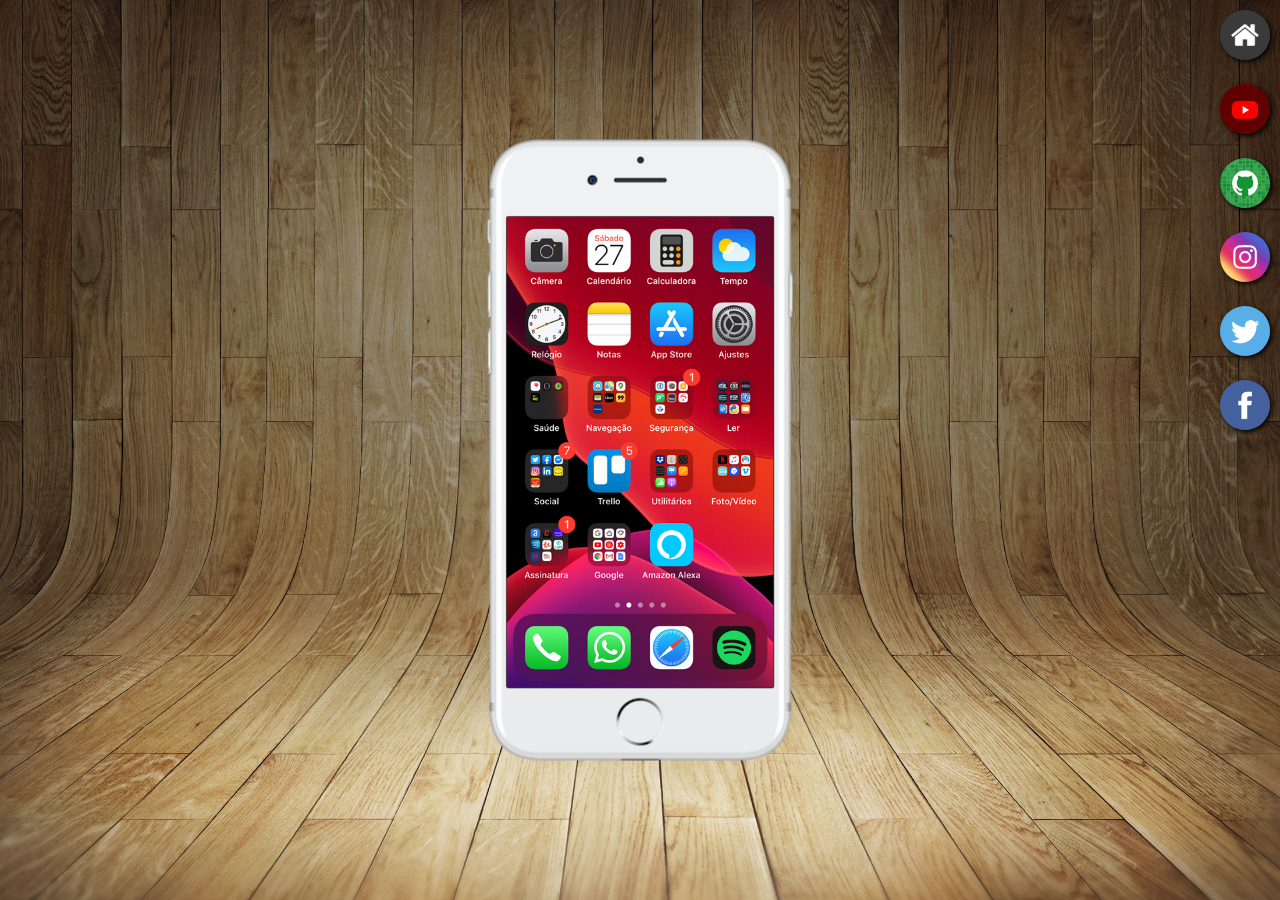
<file: index.html>
<!DOCTYPE html>
<html lang="pt-br">
<head>
    <meta charset="UTF-8">
    <meta name="viewport" content="width=device-width, initial-scale=1.0">
    <link rel="shortcut icon" href="favicon.ico" type="image/x-icon">
    <link rel="stylesheet" href="estilos/style.css">
    <title>Projeto Redes Sociais</title>
</head>
<body>
    <main>
        <section id="telefone">
            <iframe src="home.html" name="tela" id="tela" frameborder="0">
                Seu navegador não é compatível com isso.
            </iframe>
        </section>
        <section id="redes-sociais">
            <a href="home.html" target="tela"><img src="imagens/logo-home.jpg" alt="Home"></a><br>

            <a href="youtube.html" target="tela"><img src="imagens/logo-youtube.jpg" alt="YouTube"></a><br>

            <a href="github.html" target="tela"><img src="imagens/logo-github.jpg" alt="GitHub"></a><br>

            <a href="instagram.html" target="tela"><img src="imagens/logo-instagram.jpg" alt="Instagram"></a><br>

            <a href="twitter.html" target="tela"><img src="imagens/logo-twitter.jpg" alt="Twitter"></a><br>
             
            <a href="facebook.html" target="tela"><img src="imagens/logo-facebook.jpg" alt="Facebook"></a>
        </section>
    </main>
</body>
</html>
</file>
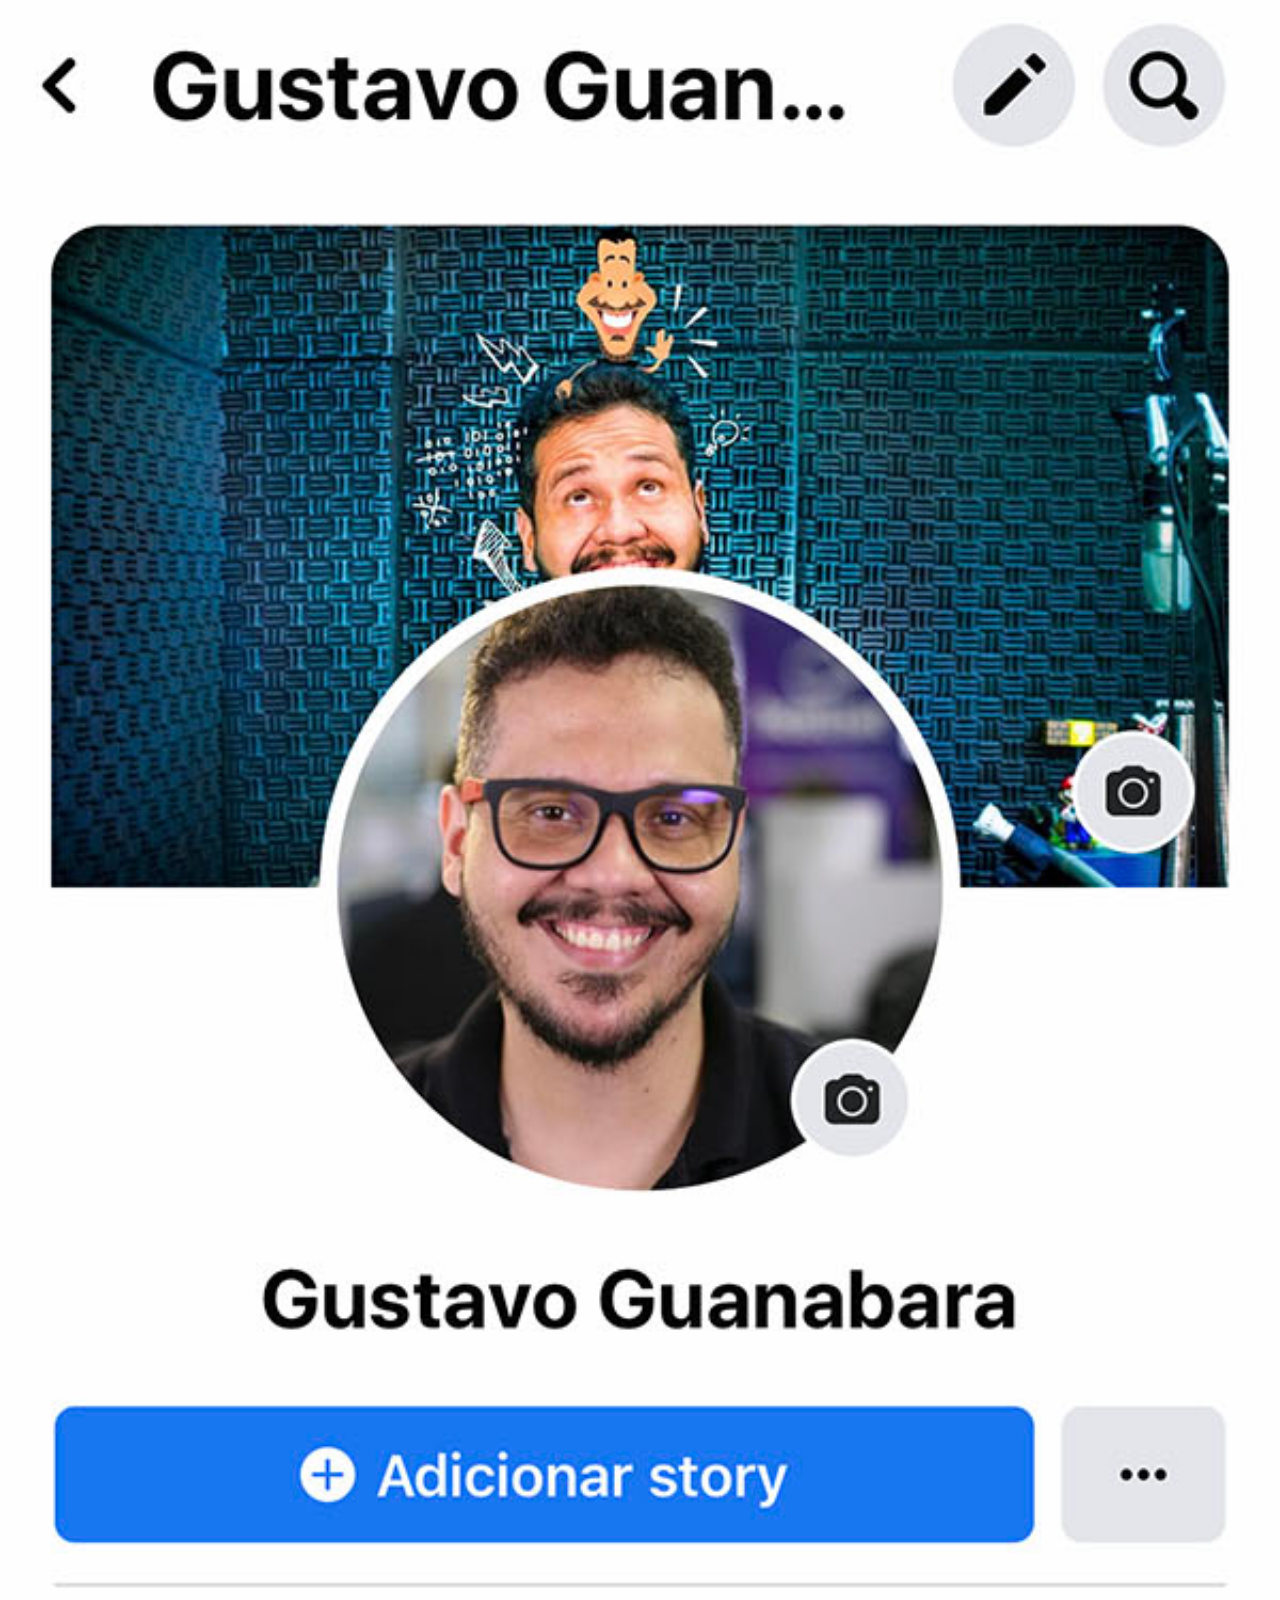
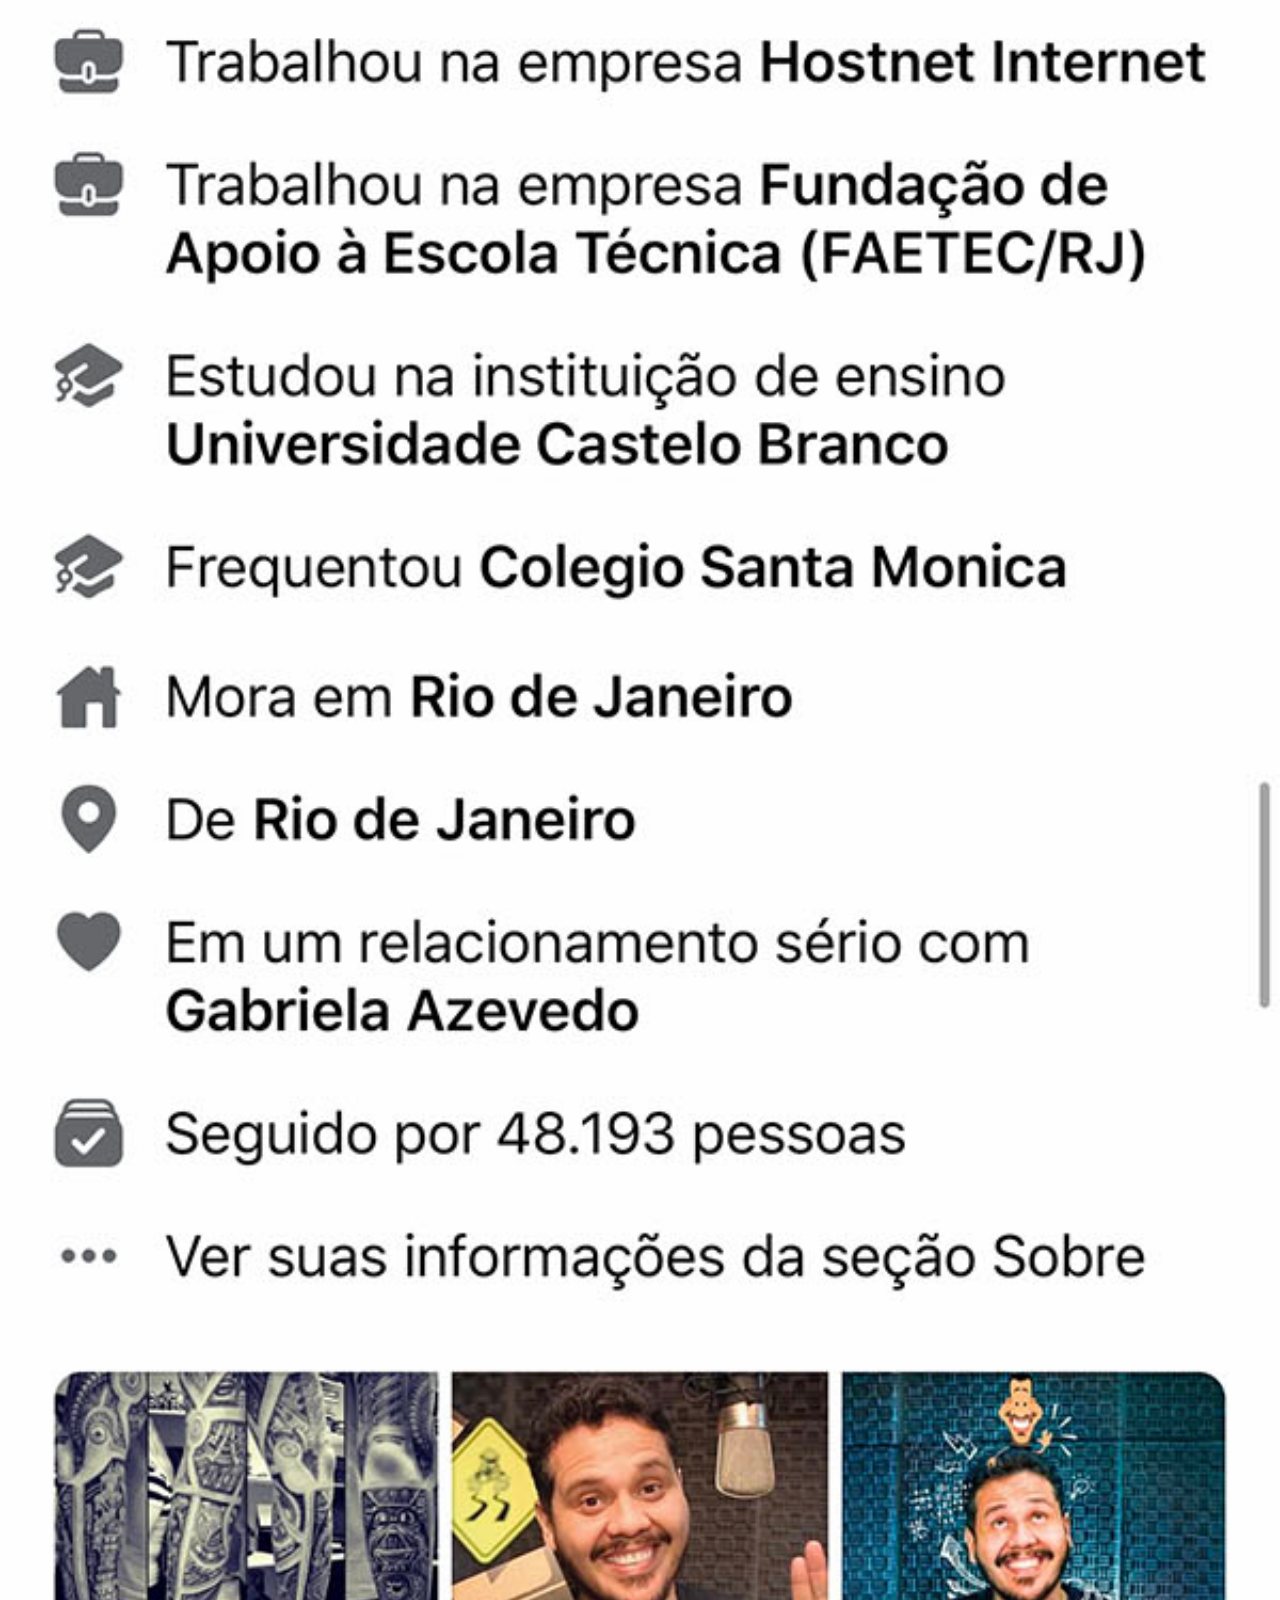
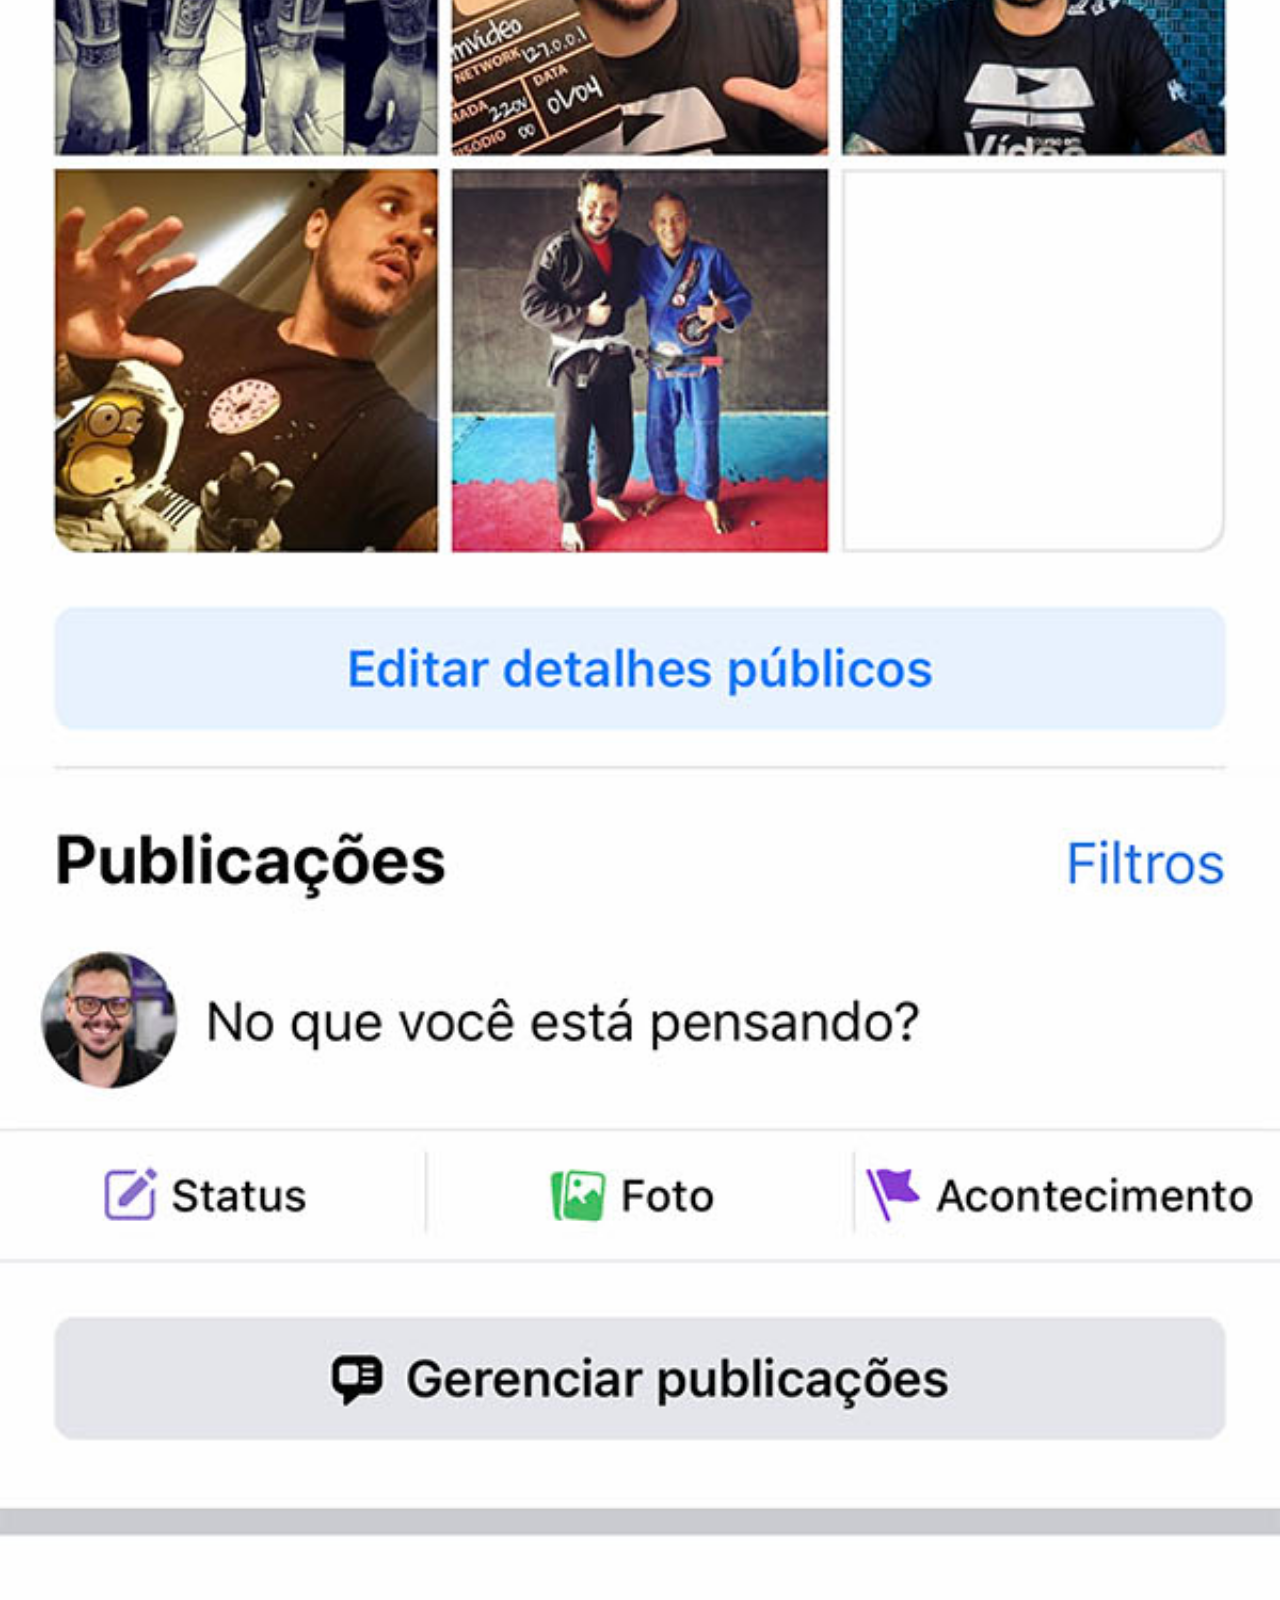
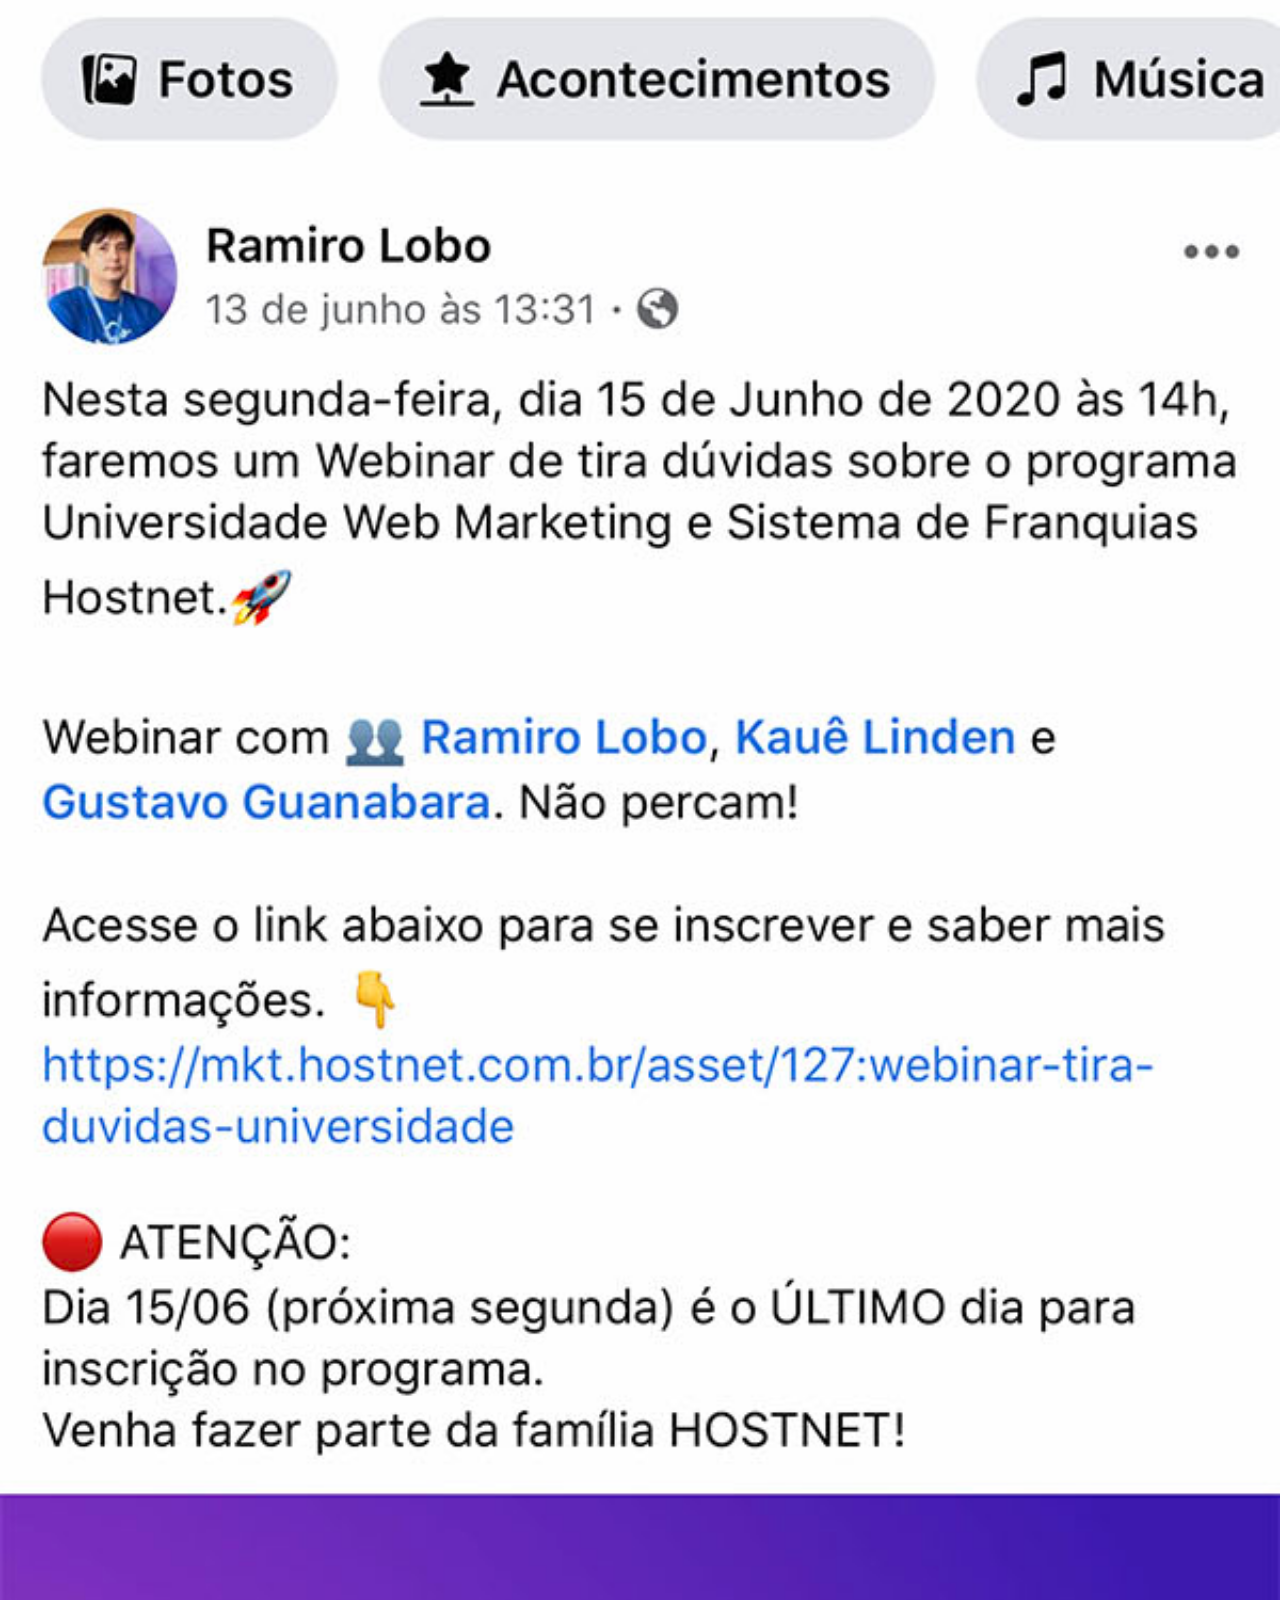
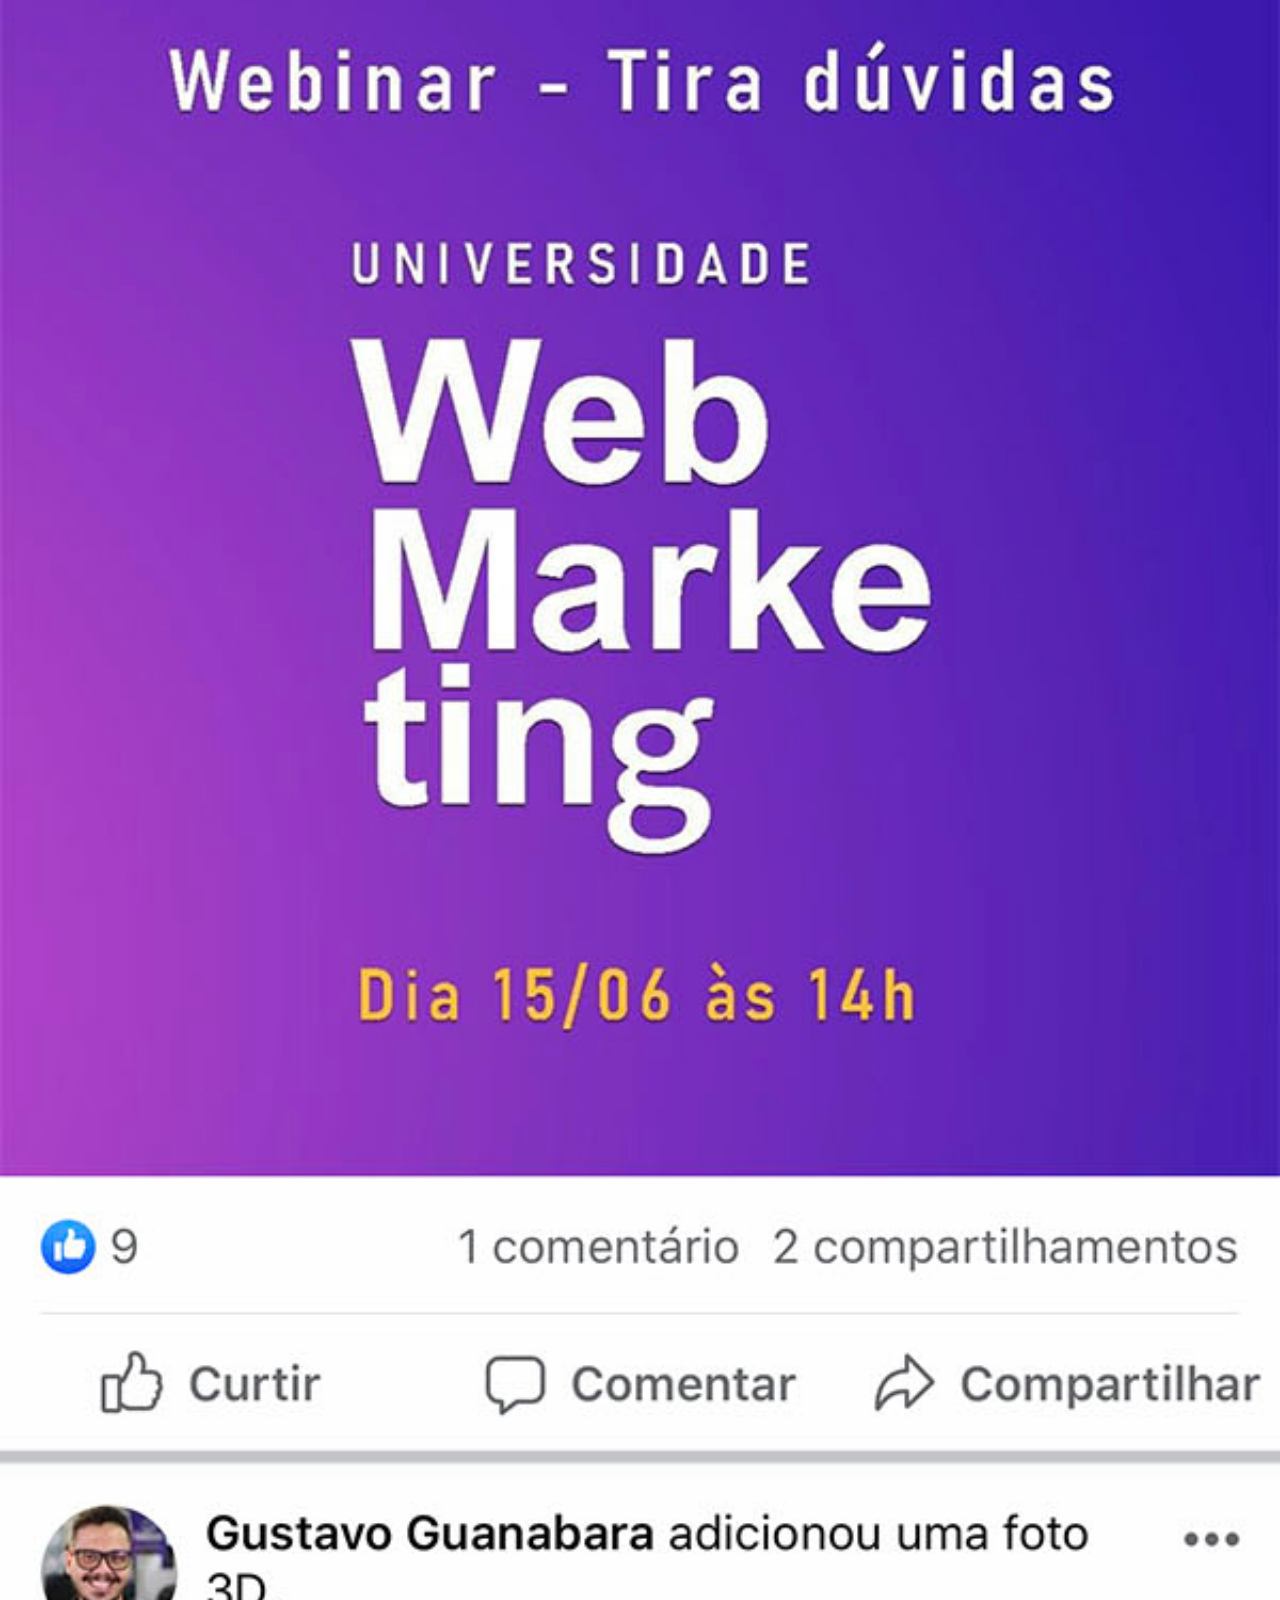
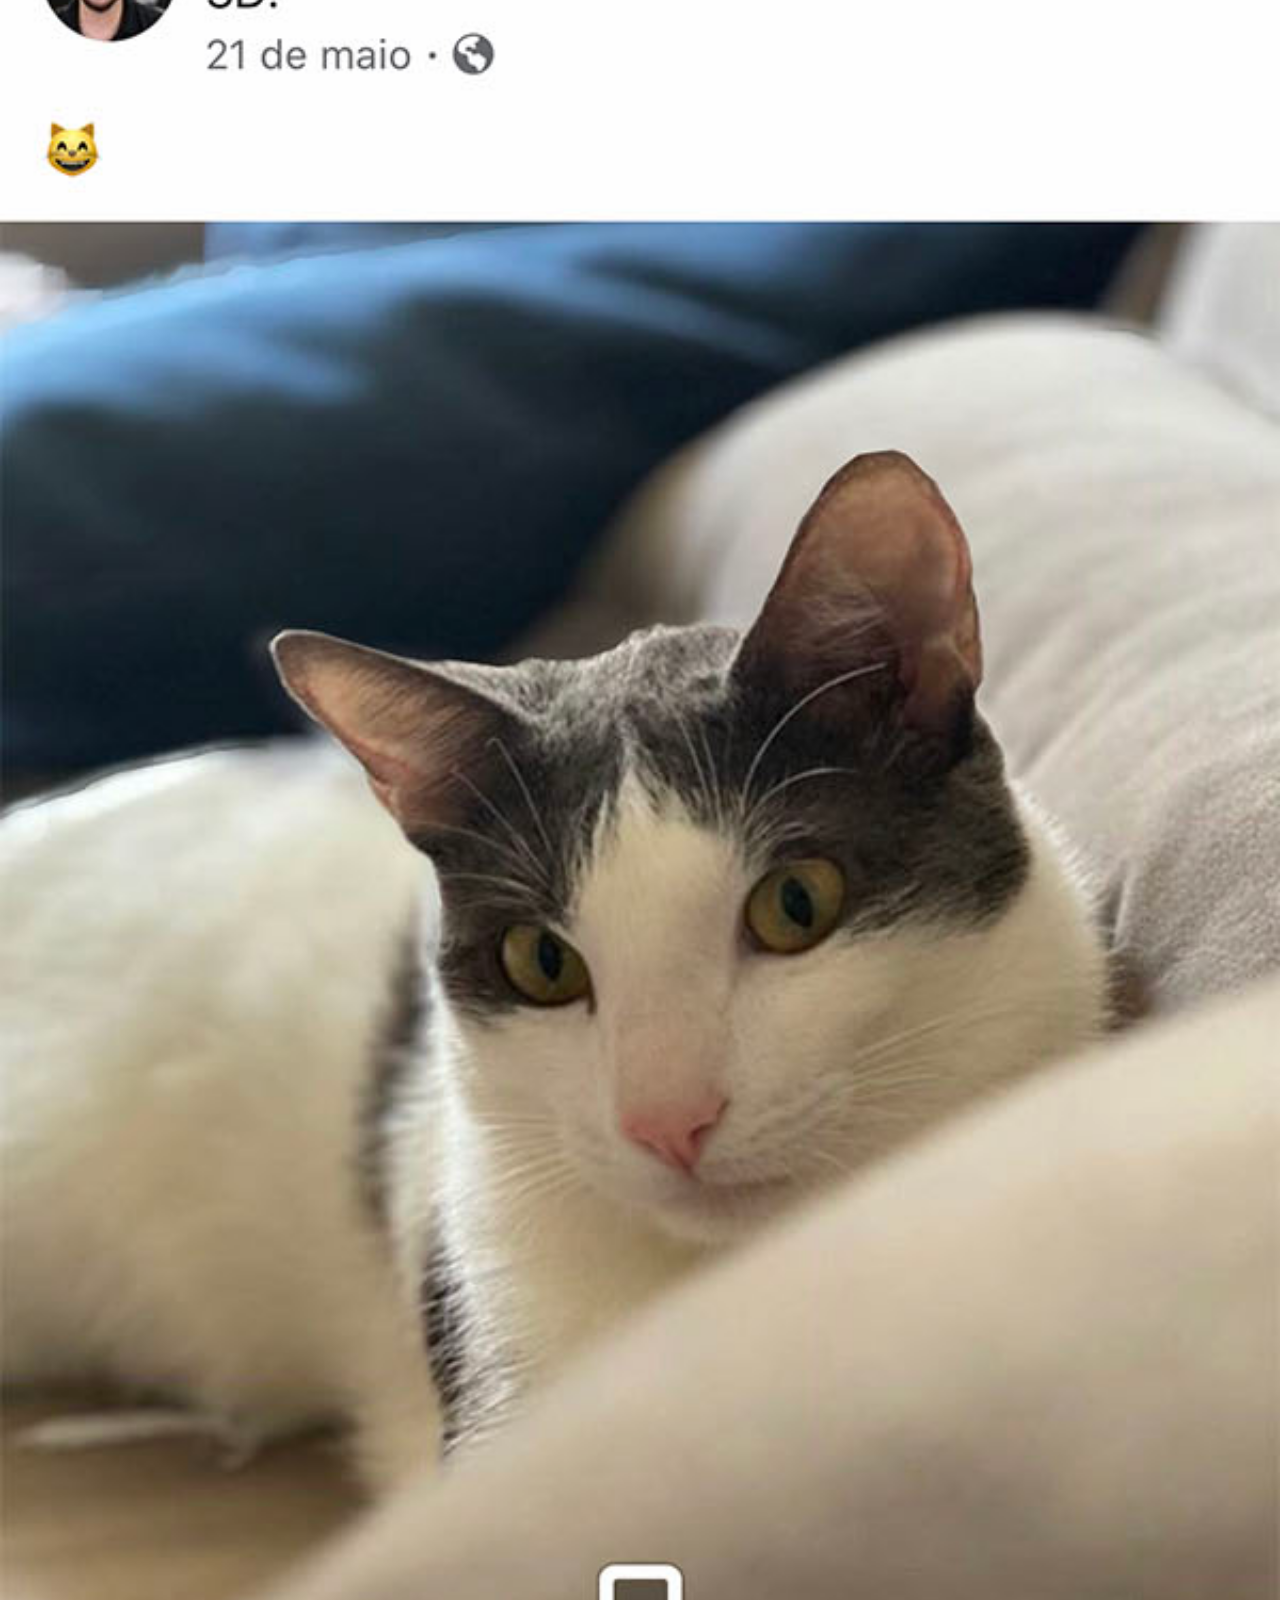
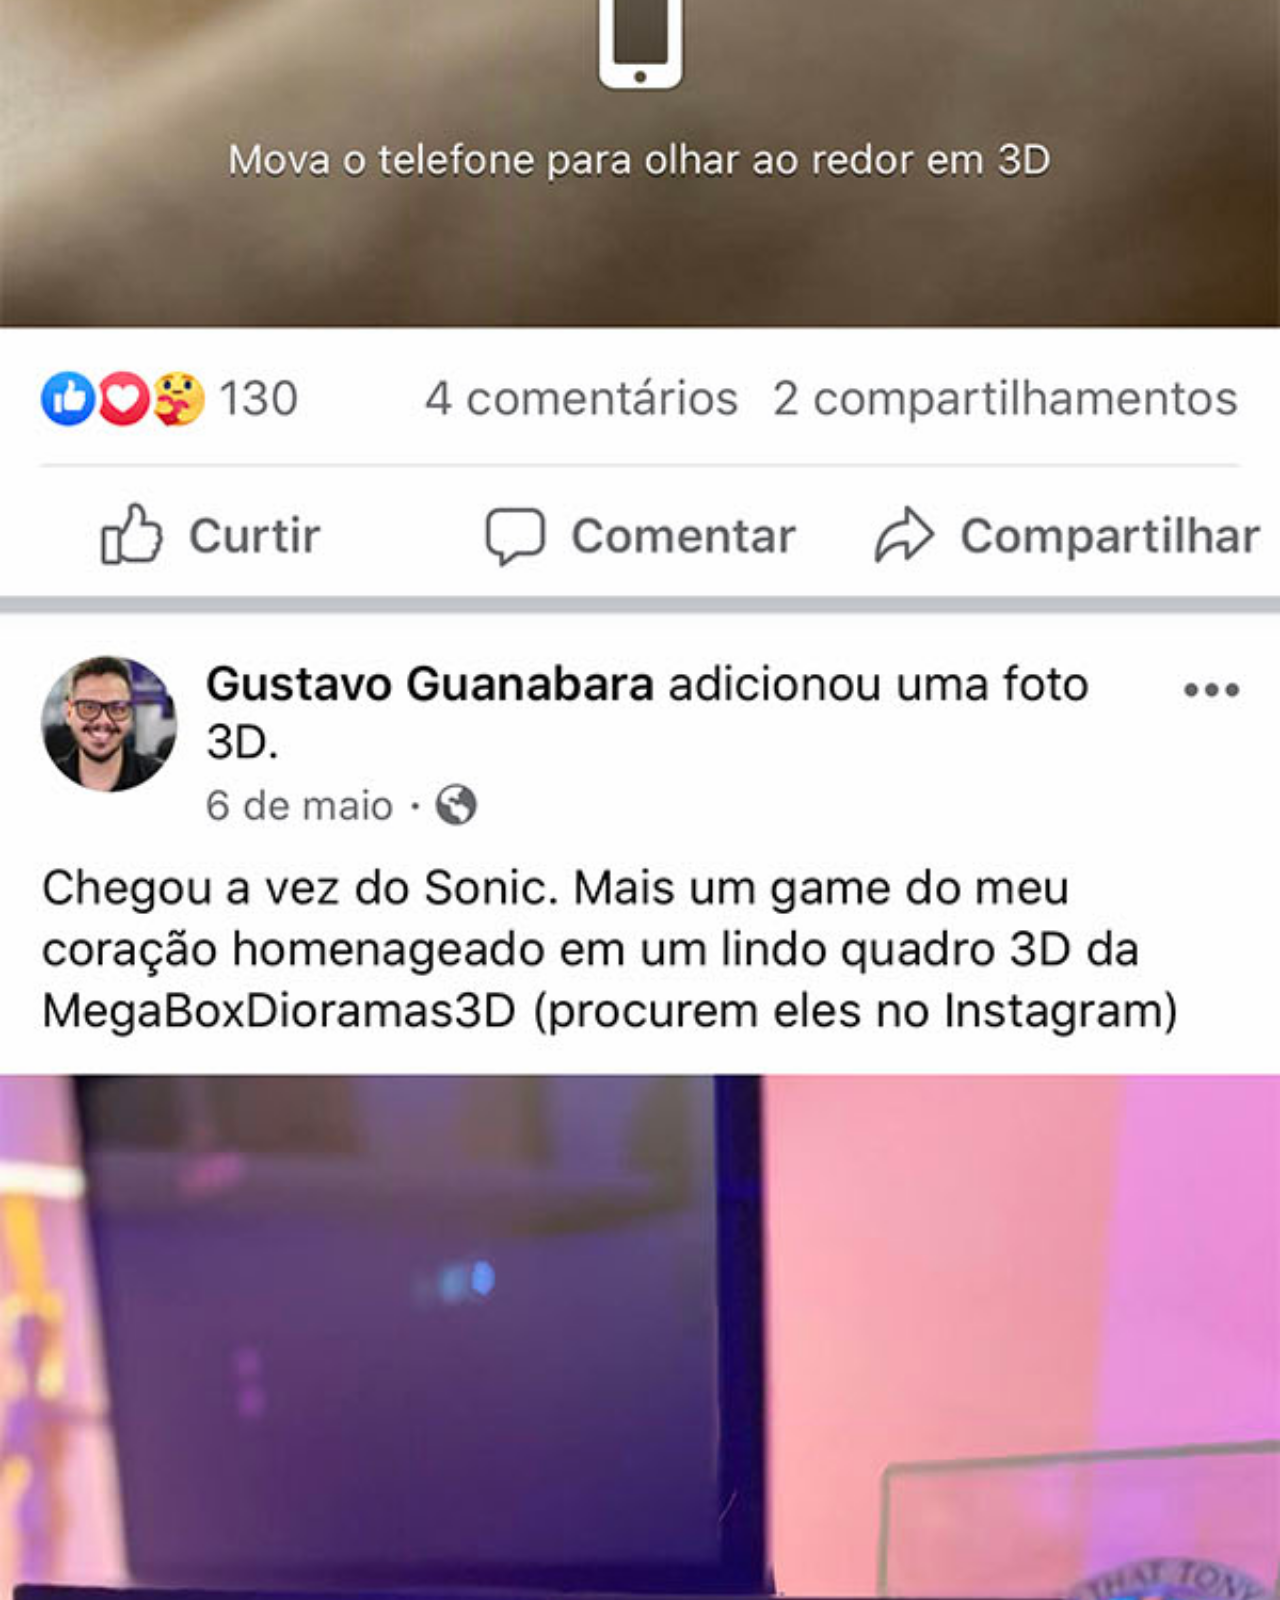
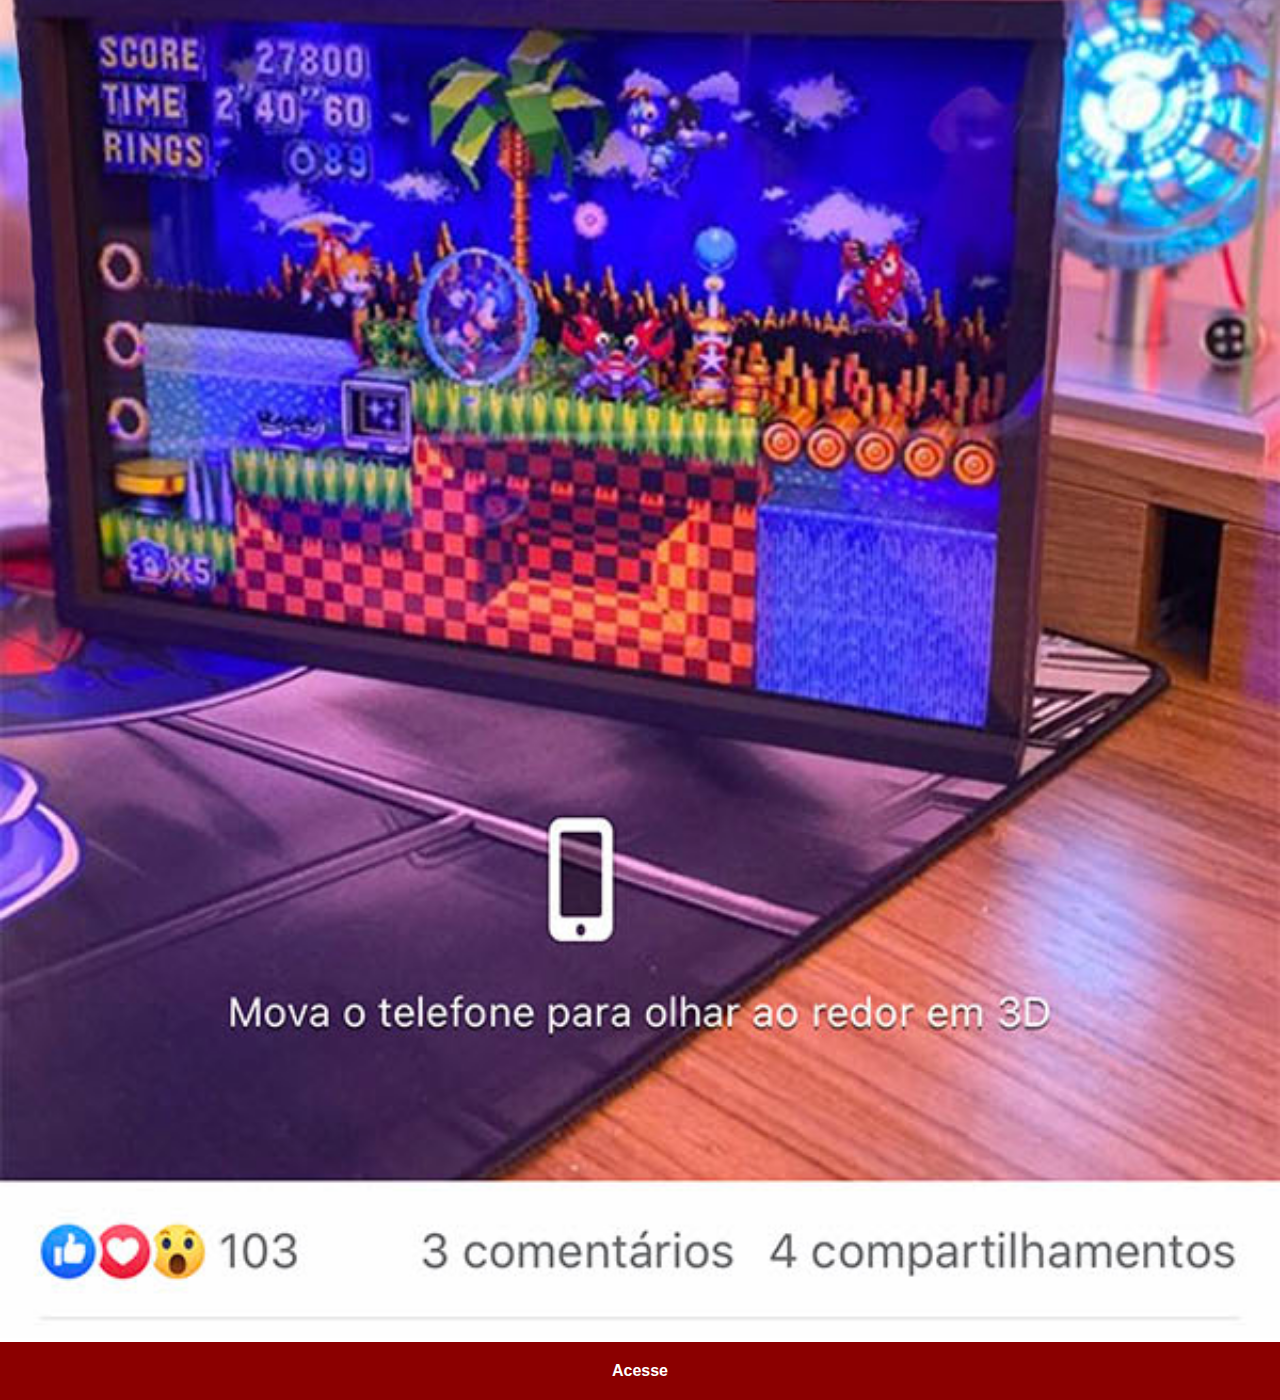
<file: facebook.html>
<!DOCTYPE html>
<html lang="pt-br">
<head>
    <meta charset="UTF-8">
    <meta name="viewport" content="width=device-width, initial-scale=1.0">
    <title>Facebook</title>
    <link rel="stylesheet" href="estilos/social.css">
</head>
<body>
    <img src="imagens/tela-facebook.jpg" alt="Facebook">
    <a href="facebook.html">Acesse</a>
</body>
</html>
</file>
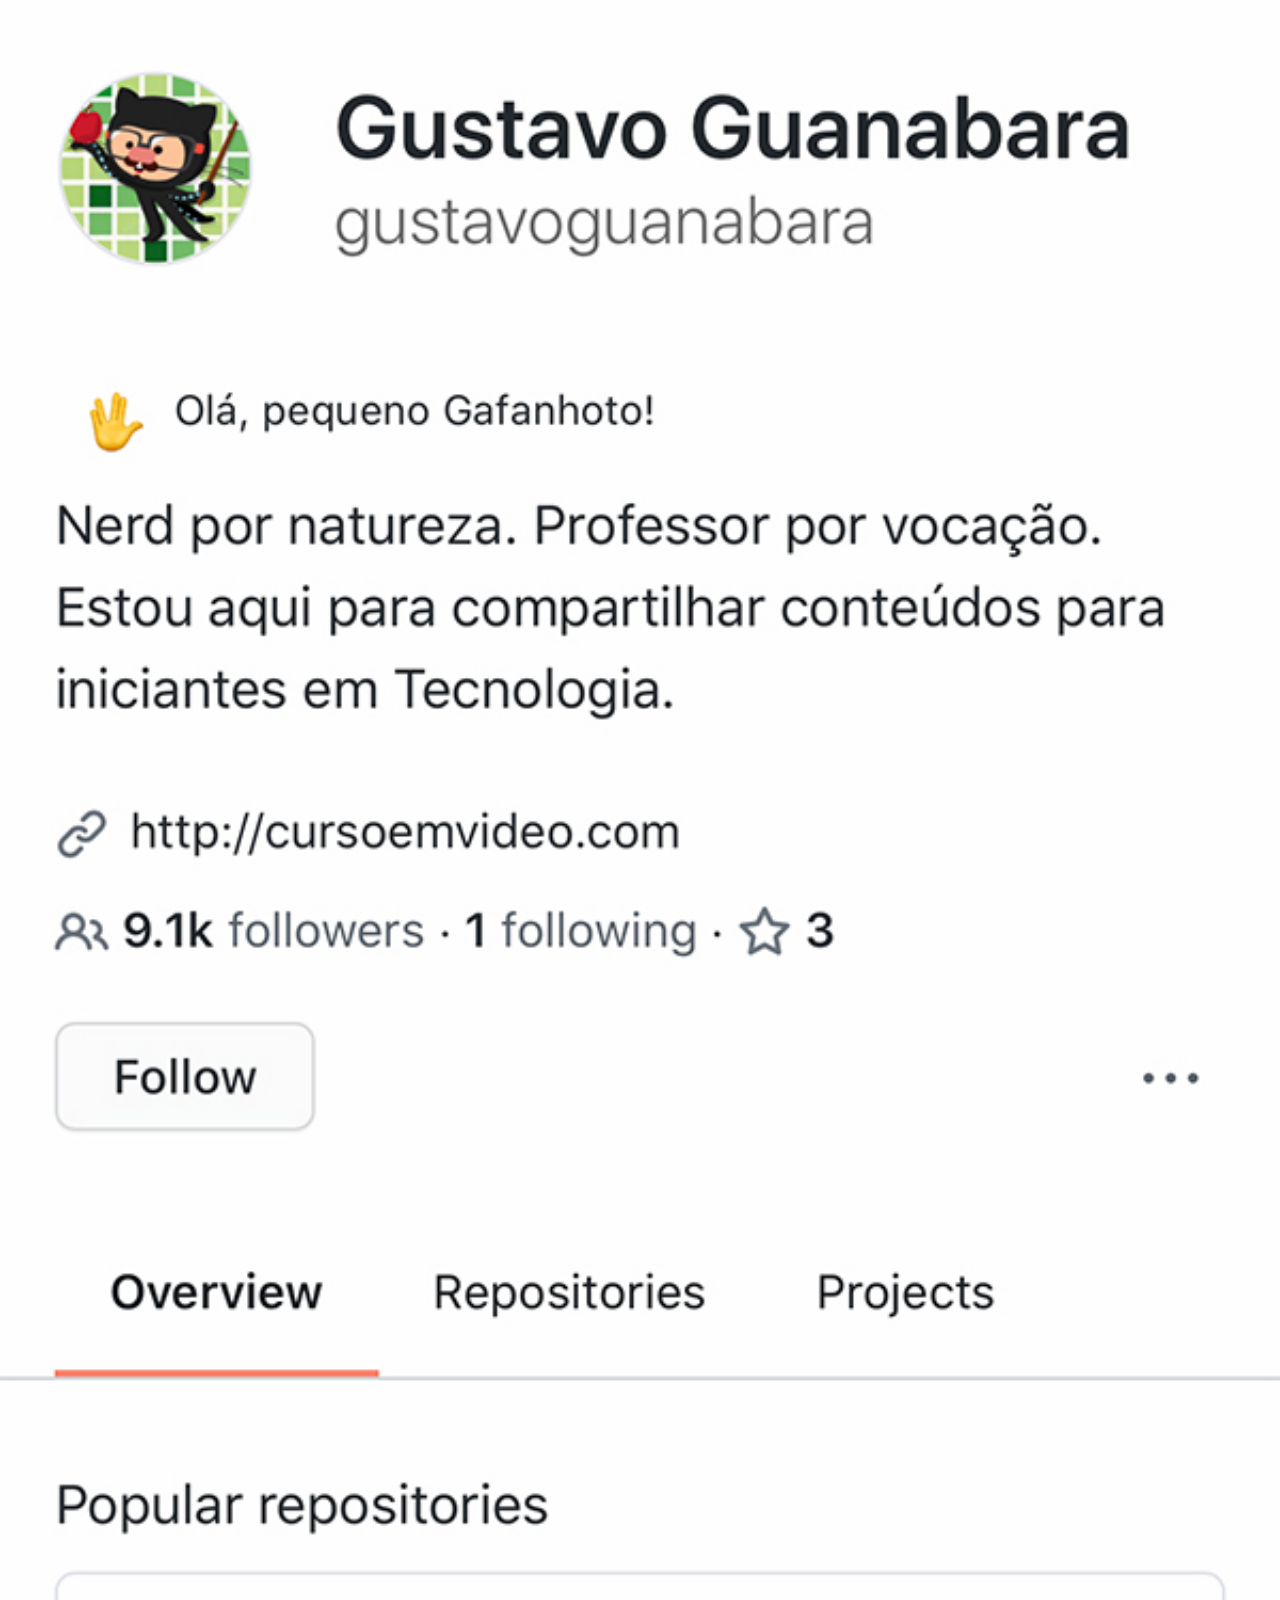
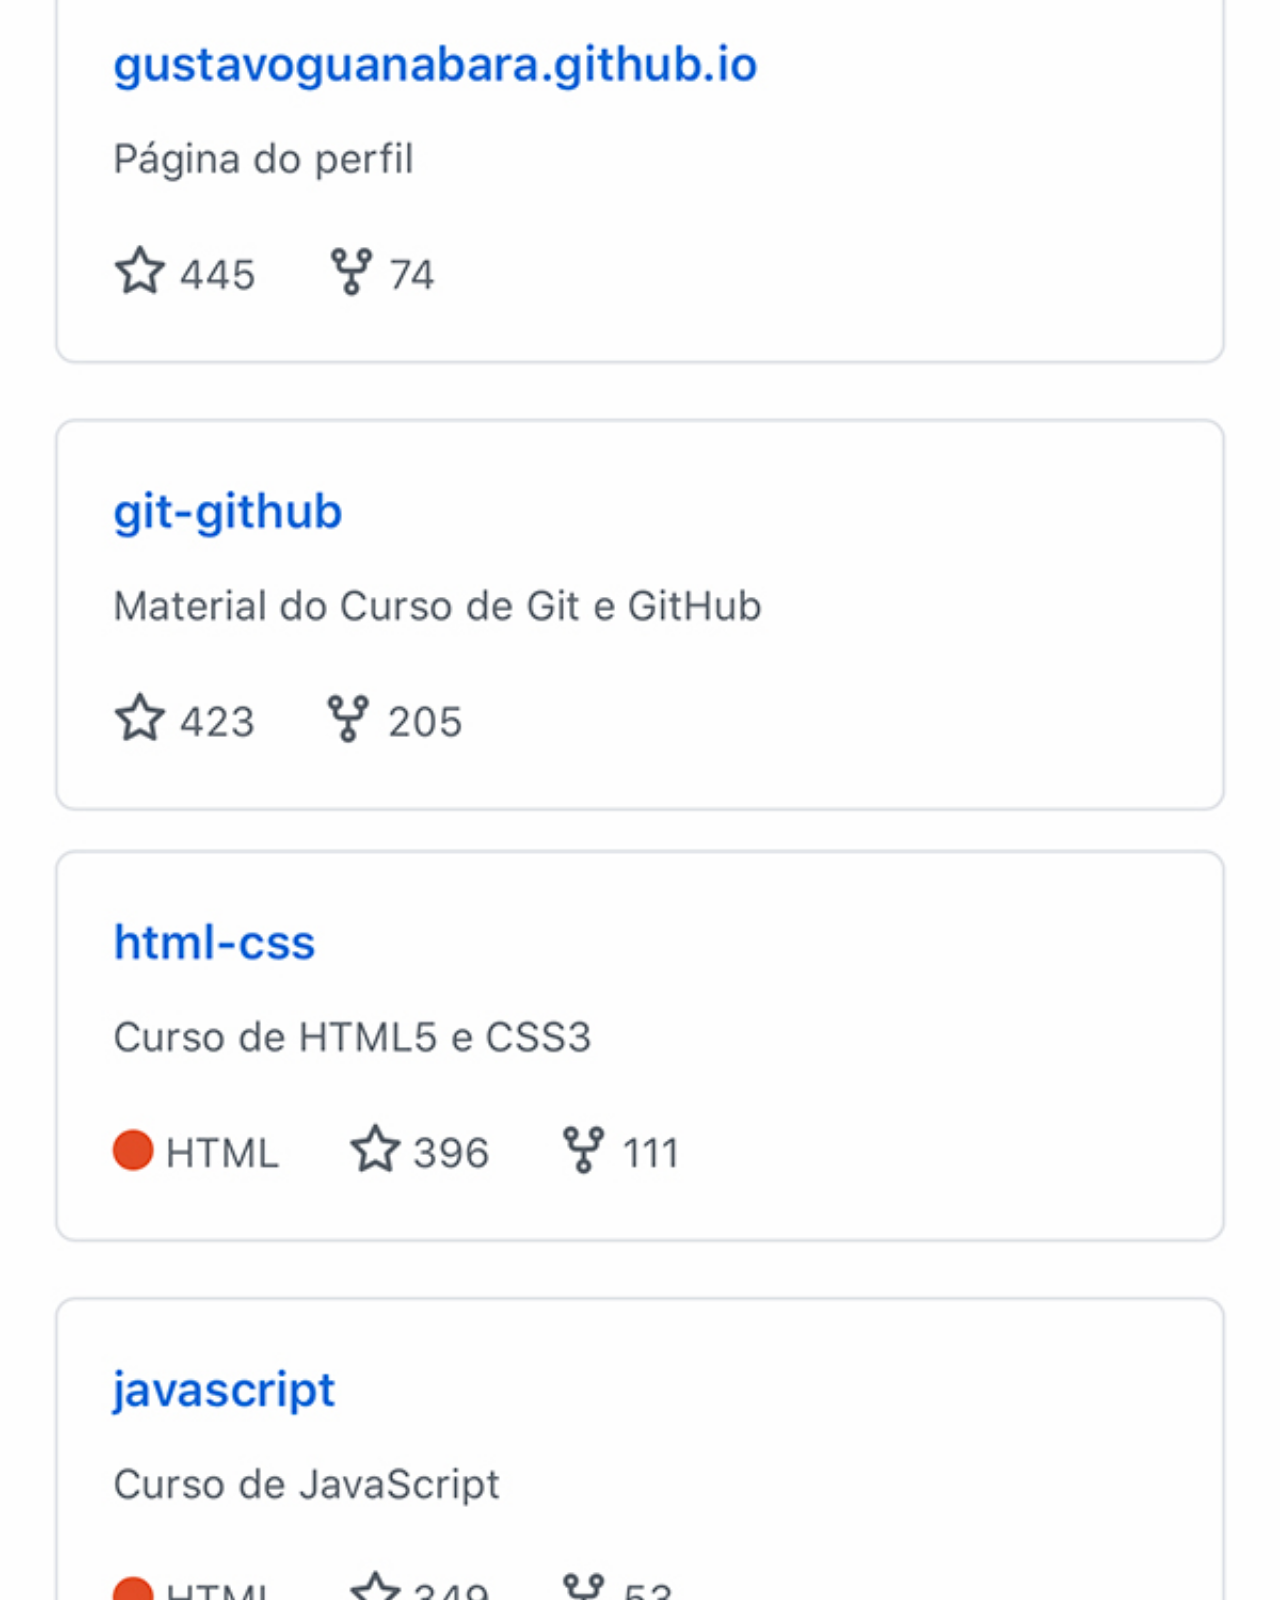
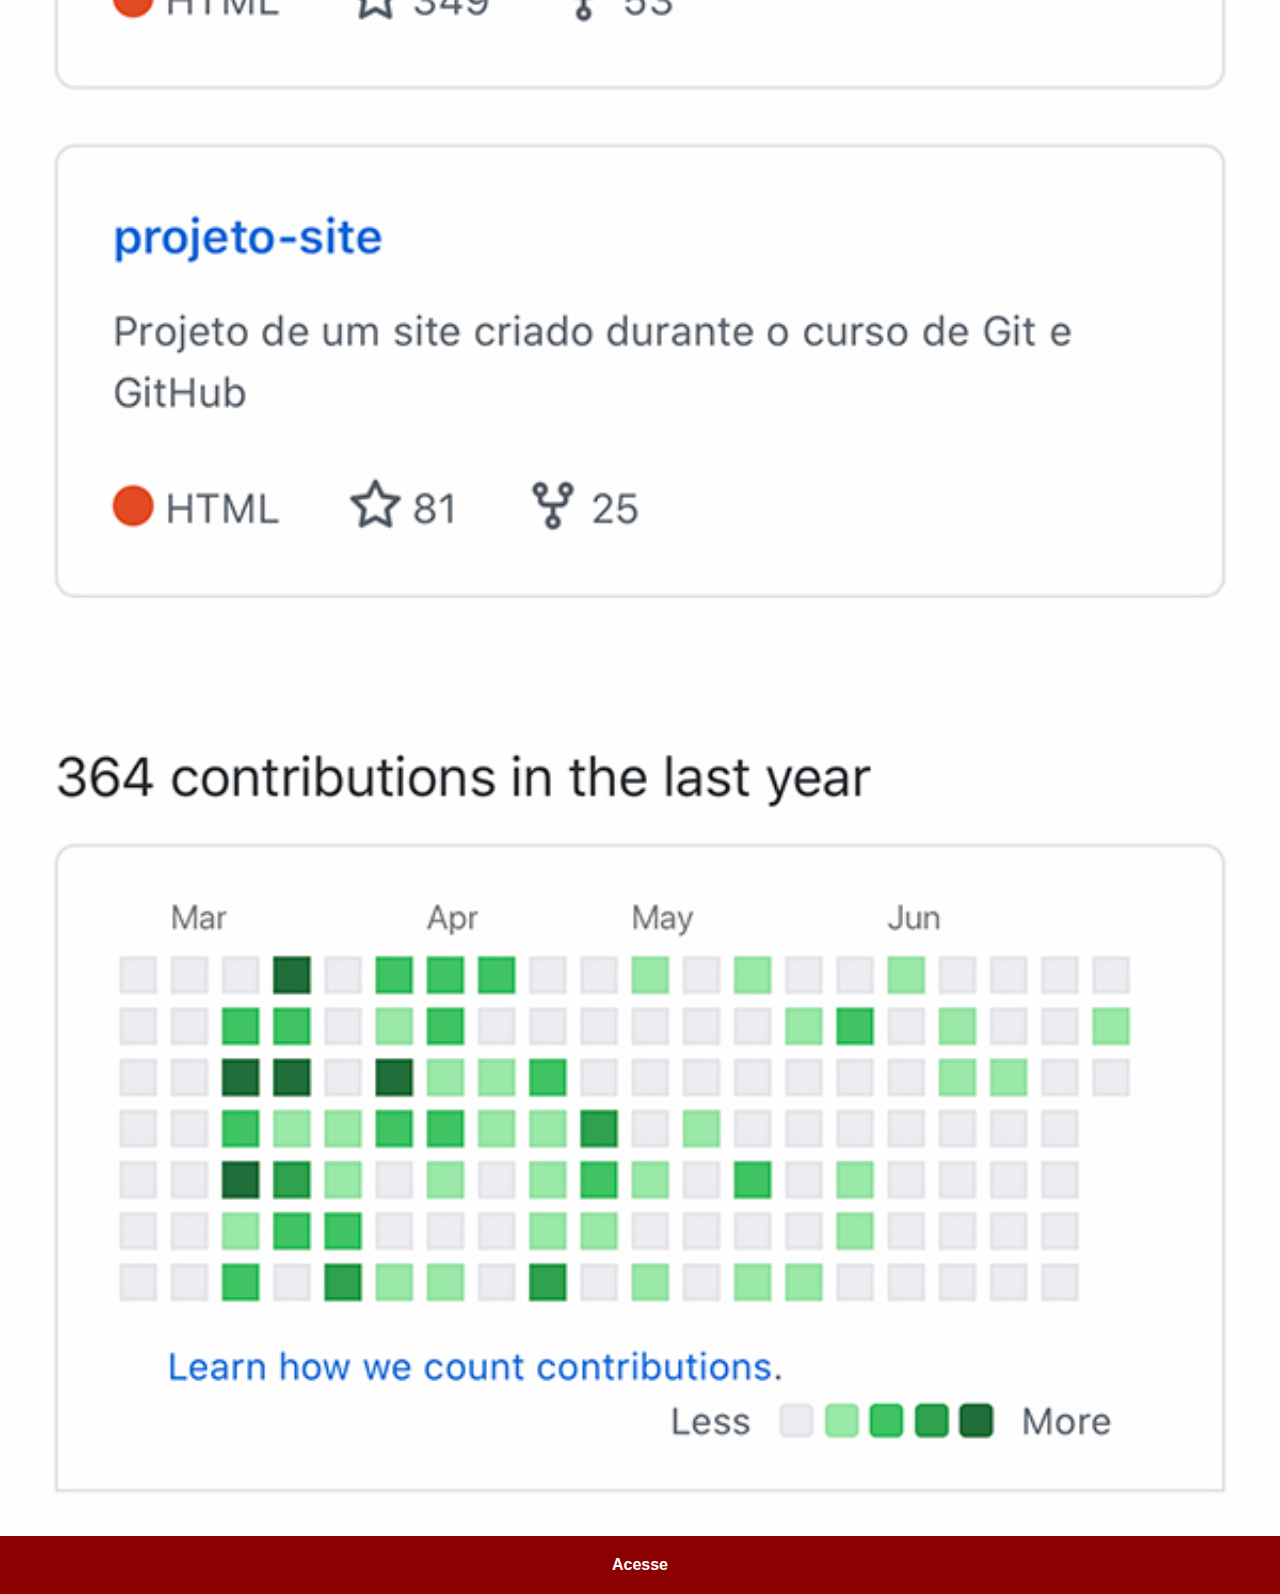
<file: github.html>
<!DOCTYPE html>
<html lang="pt-br">
<head>
    <meta charset="UTF-8">
    <meta name="viewport" content="width=device-width, initial-scale=1.0">
    <title>Github</title>
    <link rel="stylesheet" href="estilos/social.css">
</head>
<body>
    <img src="imagens/tela-github.jpg" alt="GitHub">
    <a href="https://github.com/gustavoguanabara" target="_blank">Acesse</a>
</body>
</html>
</file>
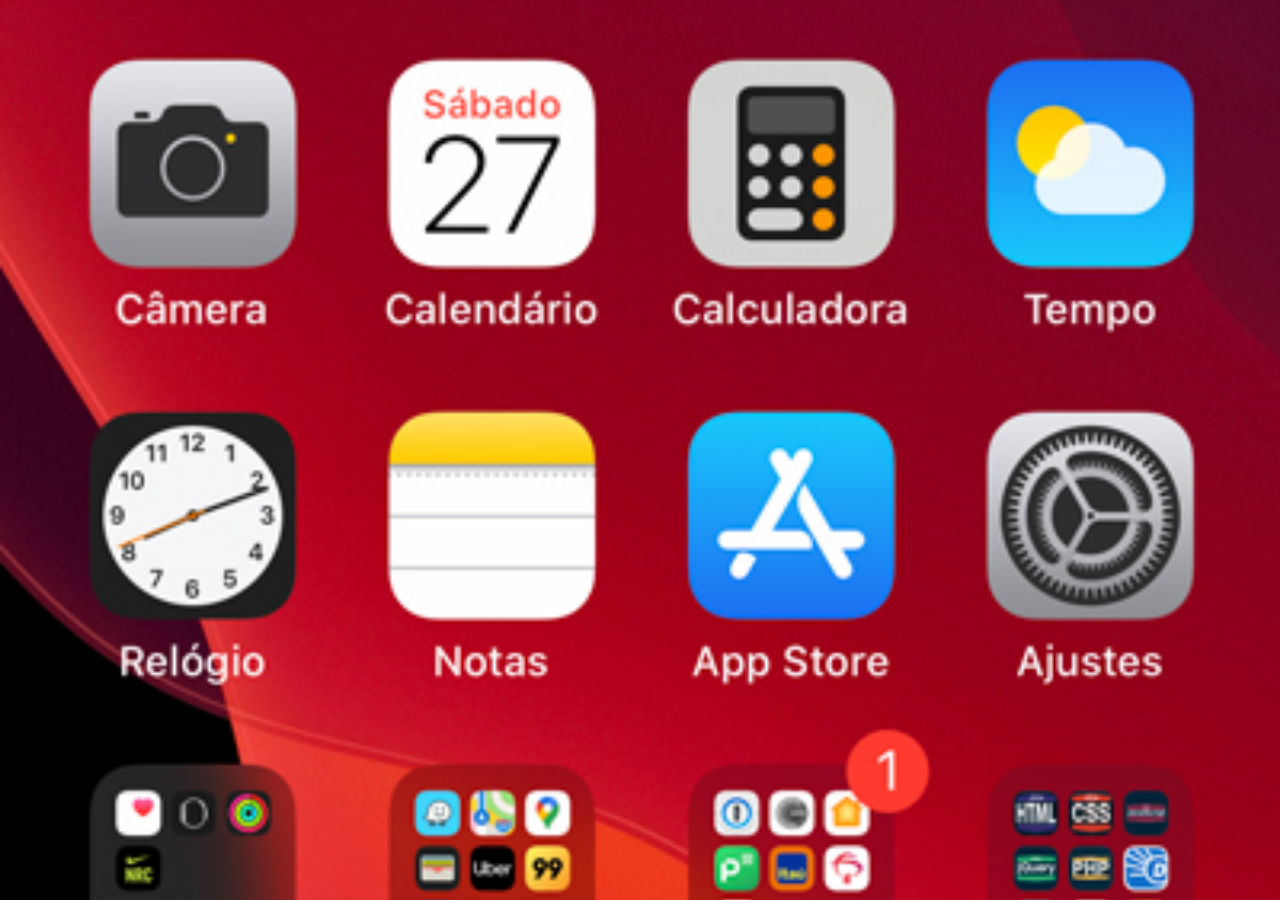
<file: home.html>
<!DOCTYPE html>
<html lang="pt-br">
<head>
    <meta charset="UTF-8">
    <meta name="viewport" content="width=device-width, initial-scale=1.0">
    <title>Home</title>
</head>
<style>
    *{
        margin: 0px;
        padding: 0px;
    }

    body{
        width: 100vw;
        height: 100vh;
        background: black url('imagens/tela-home.jpg') no-repeat top center;
        background-size: cover;
    }
</style>
<body>
    
</body>
</html>
</file>
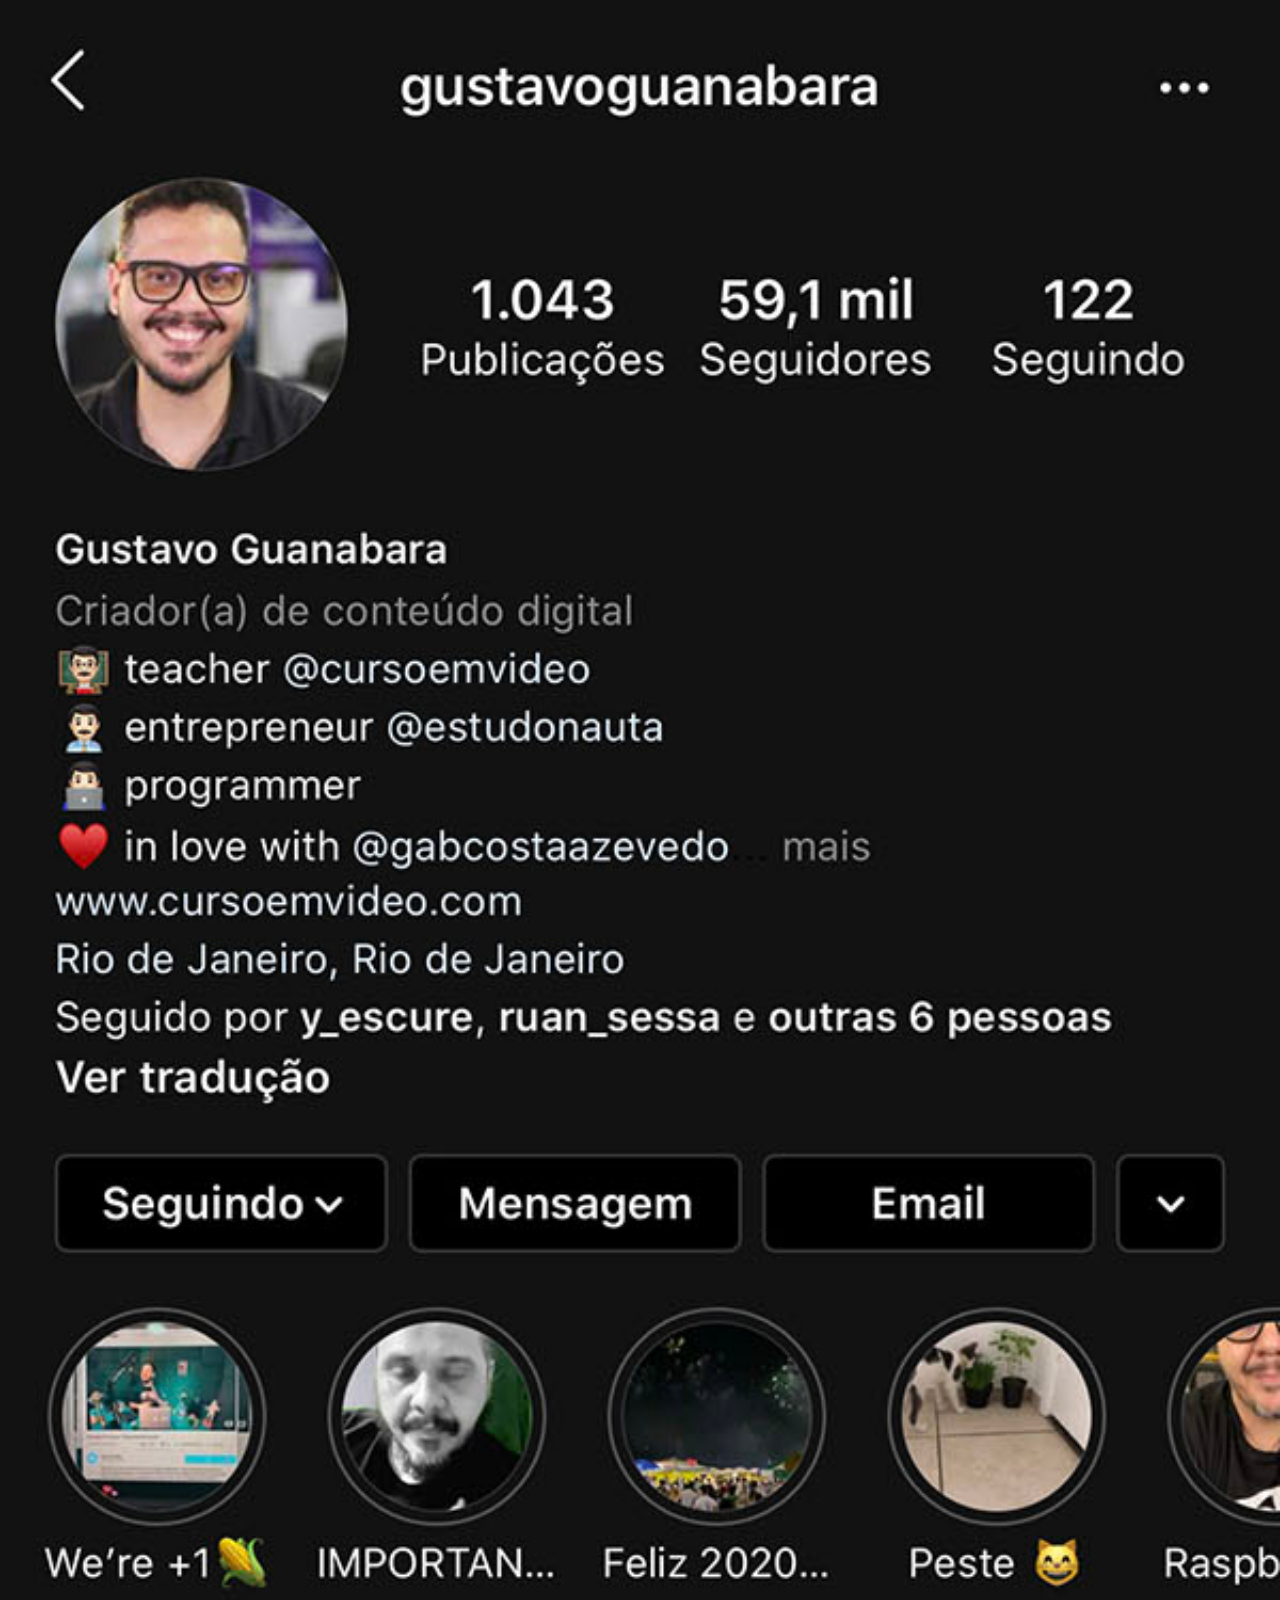
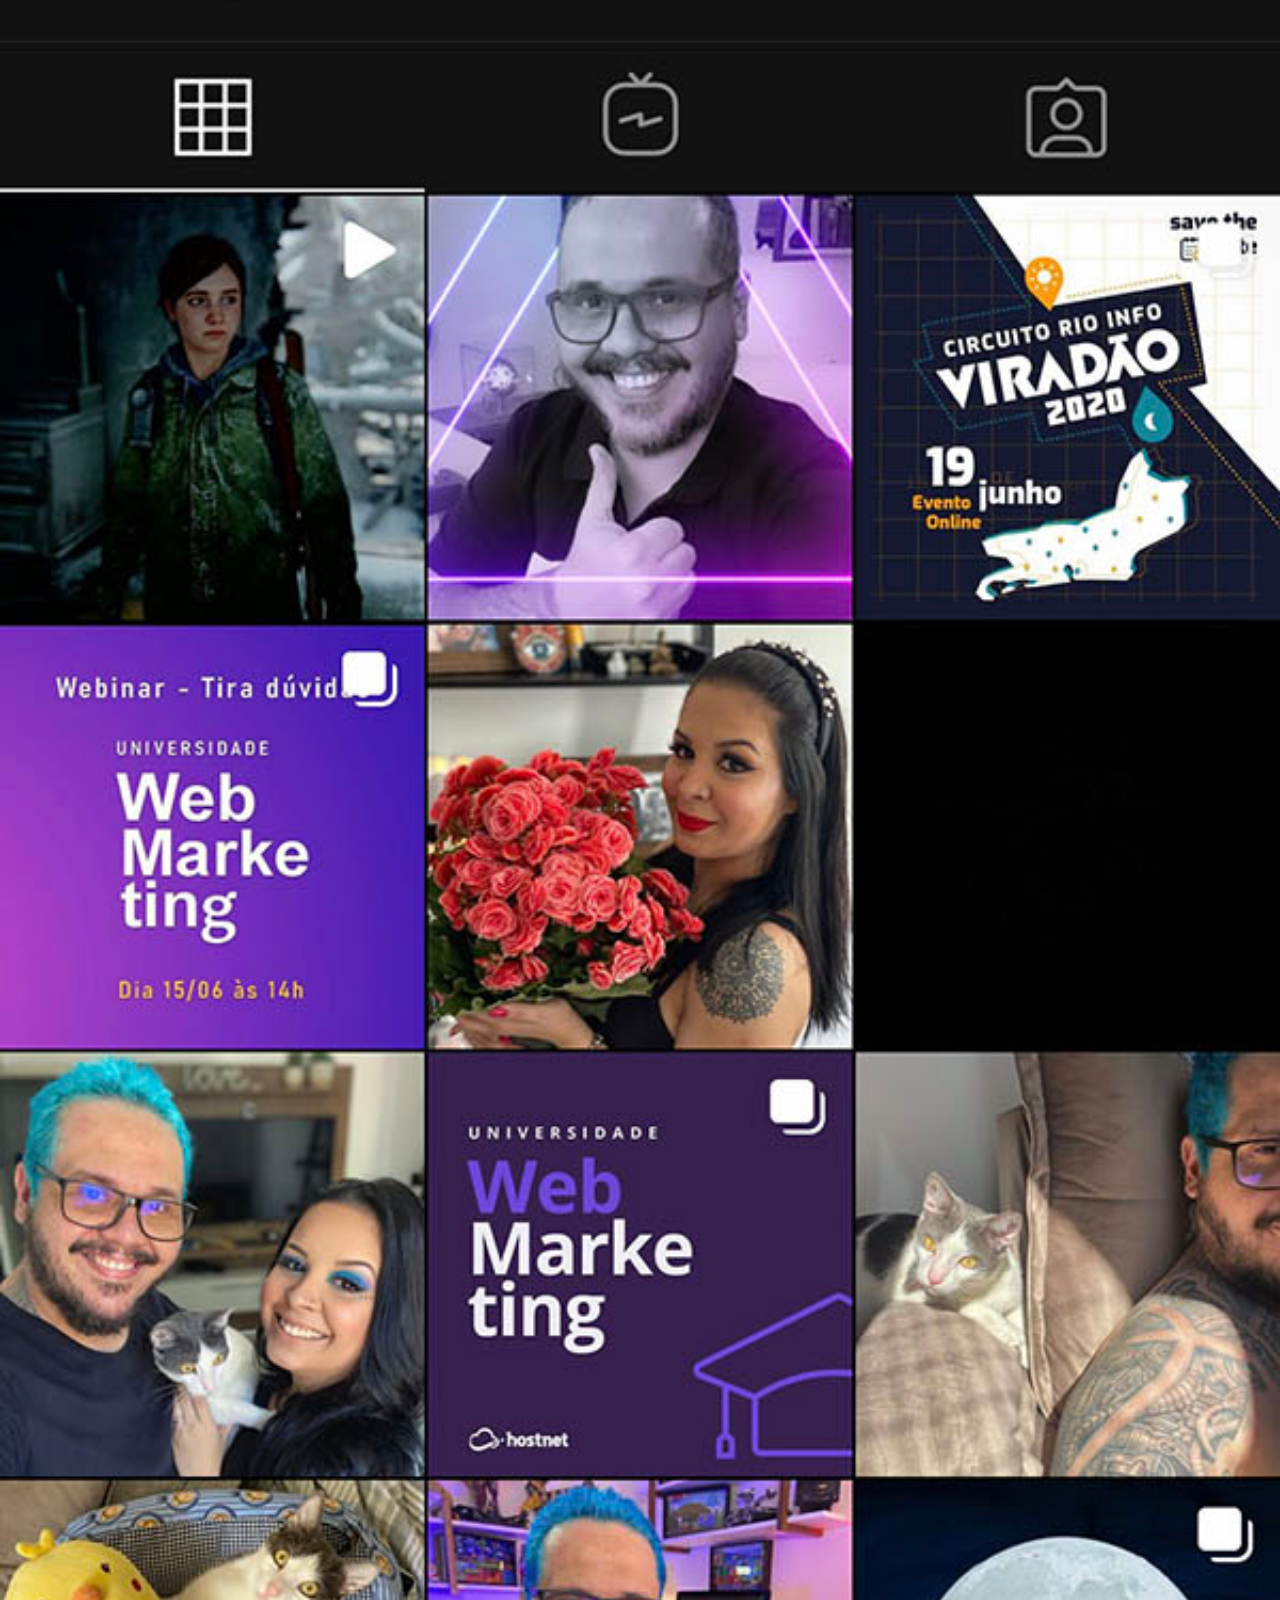
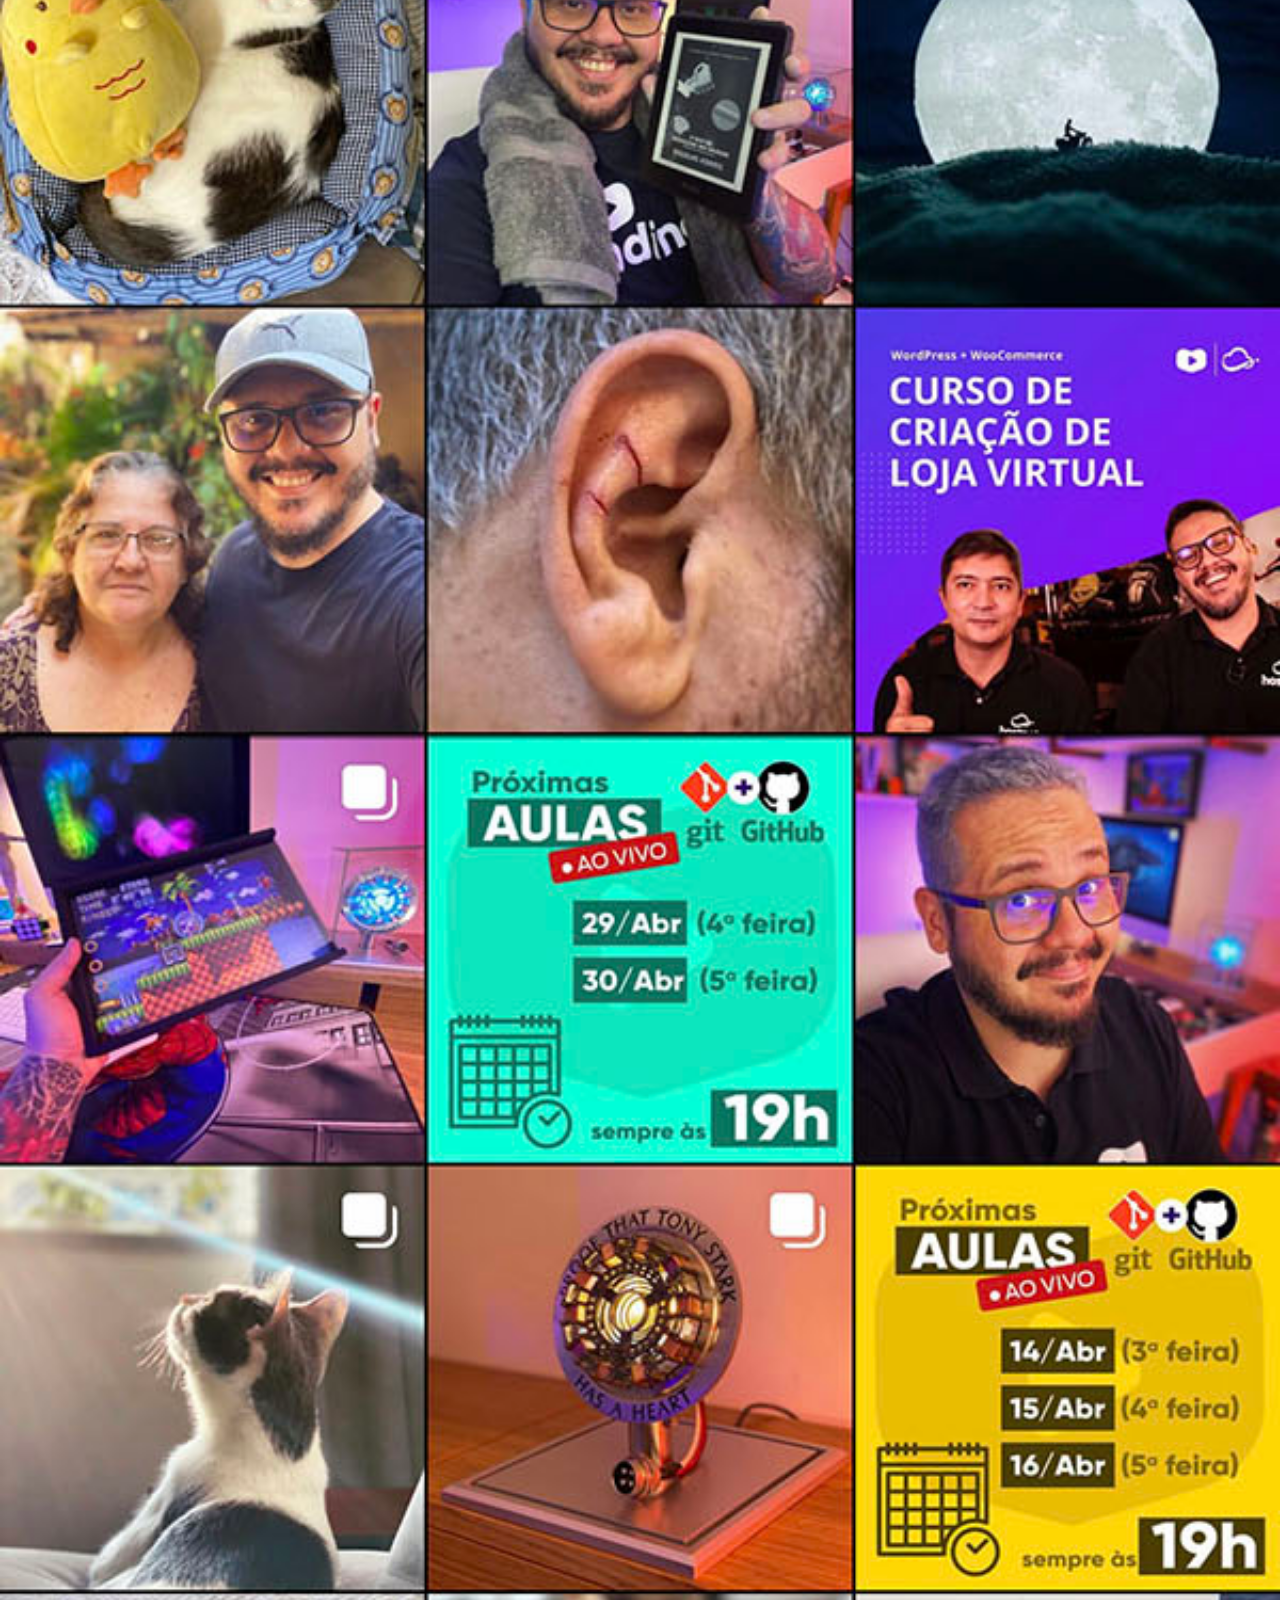
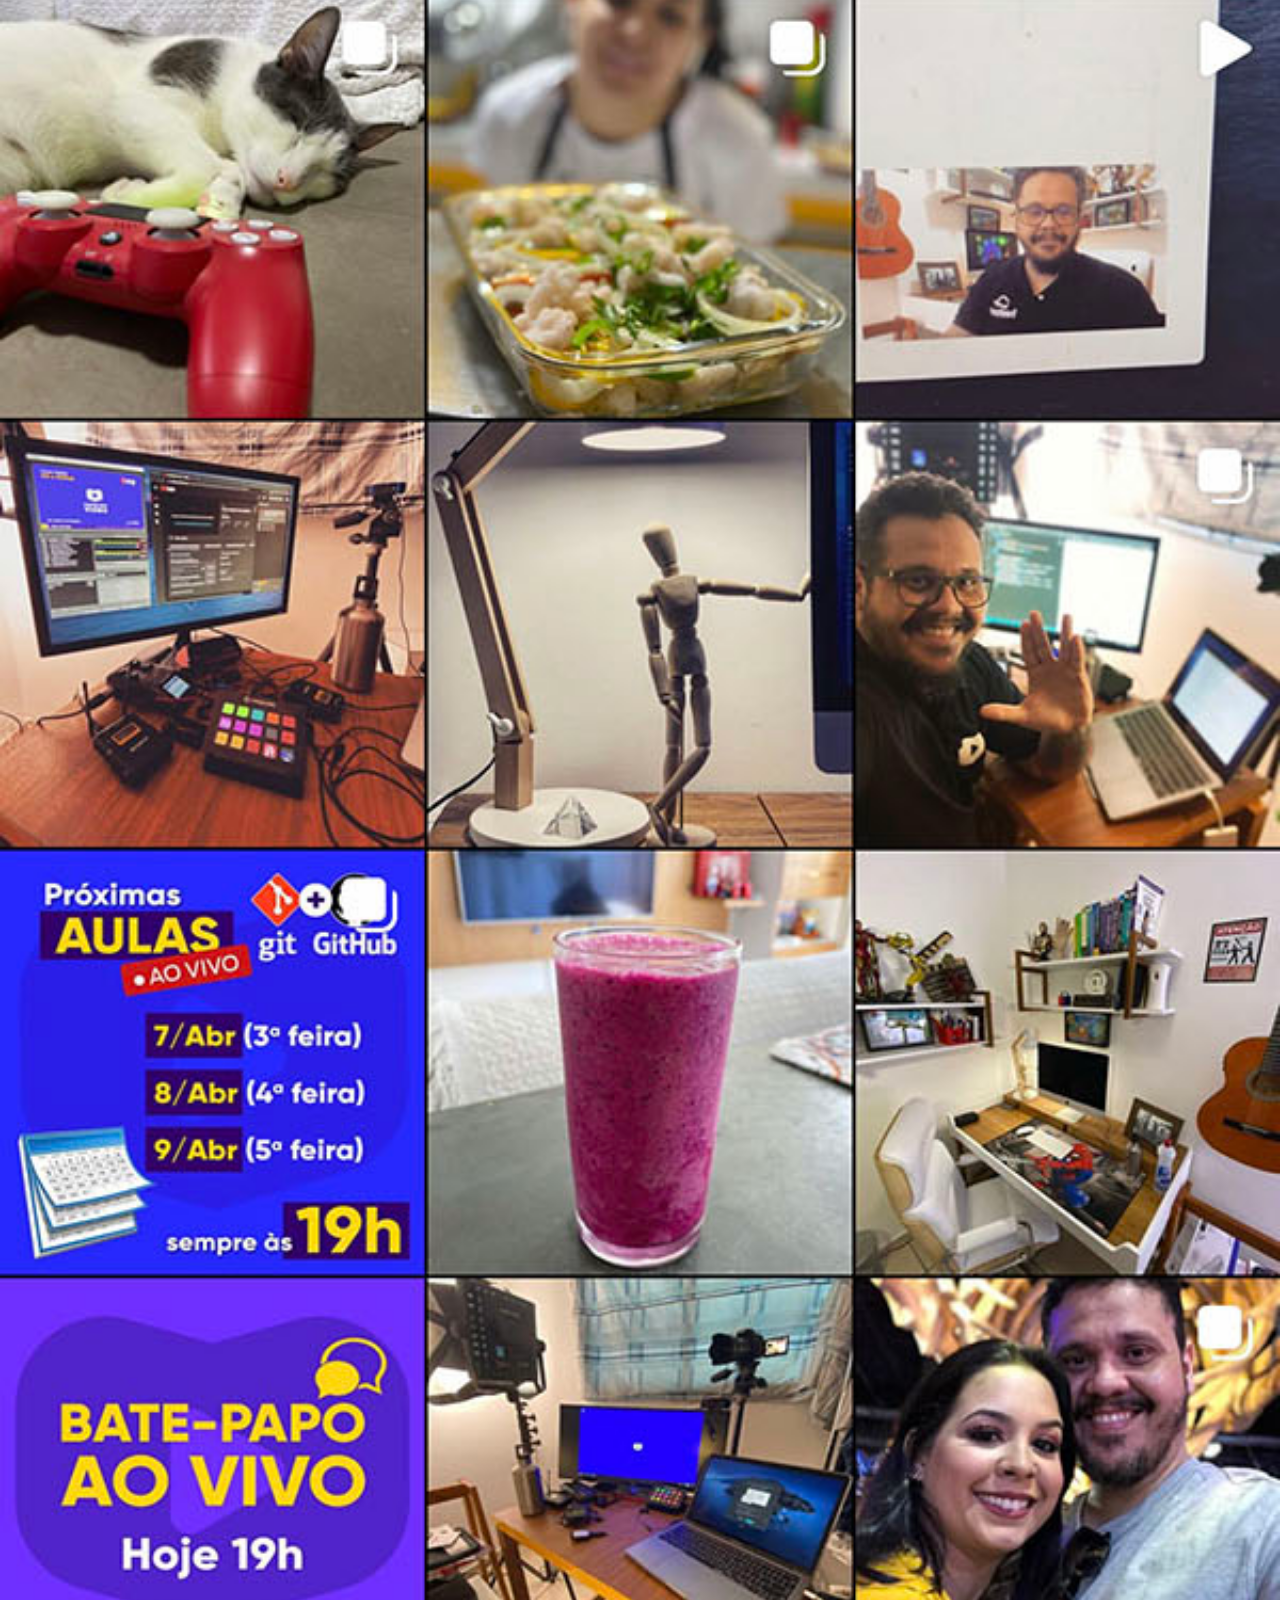
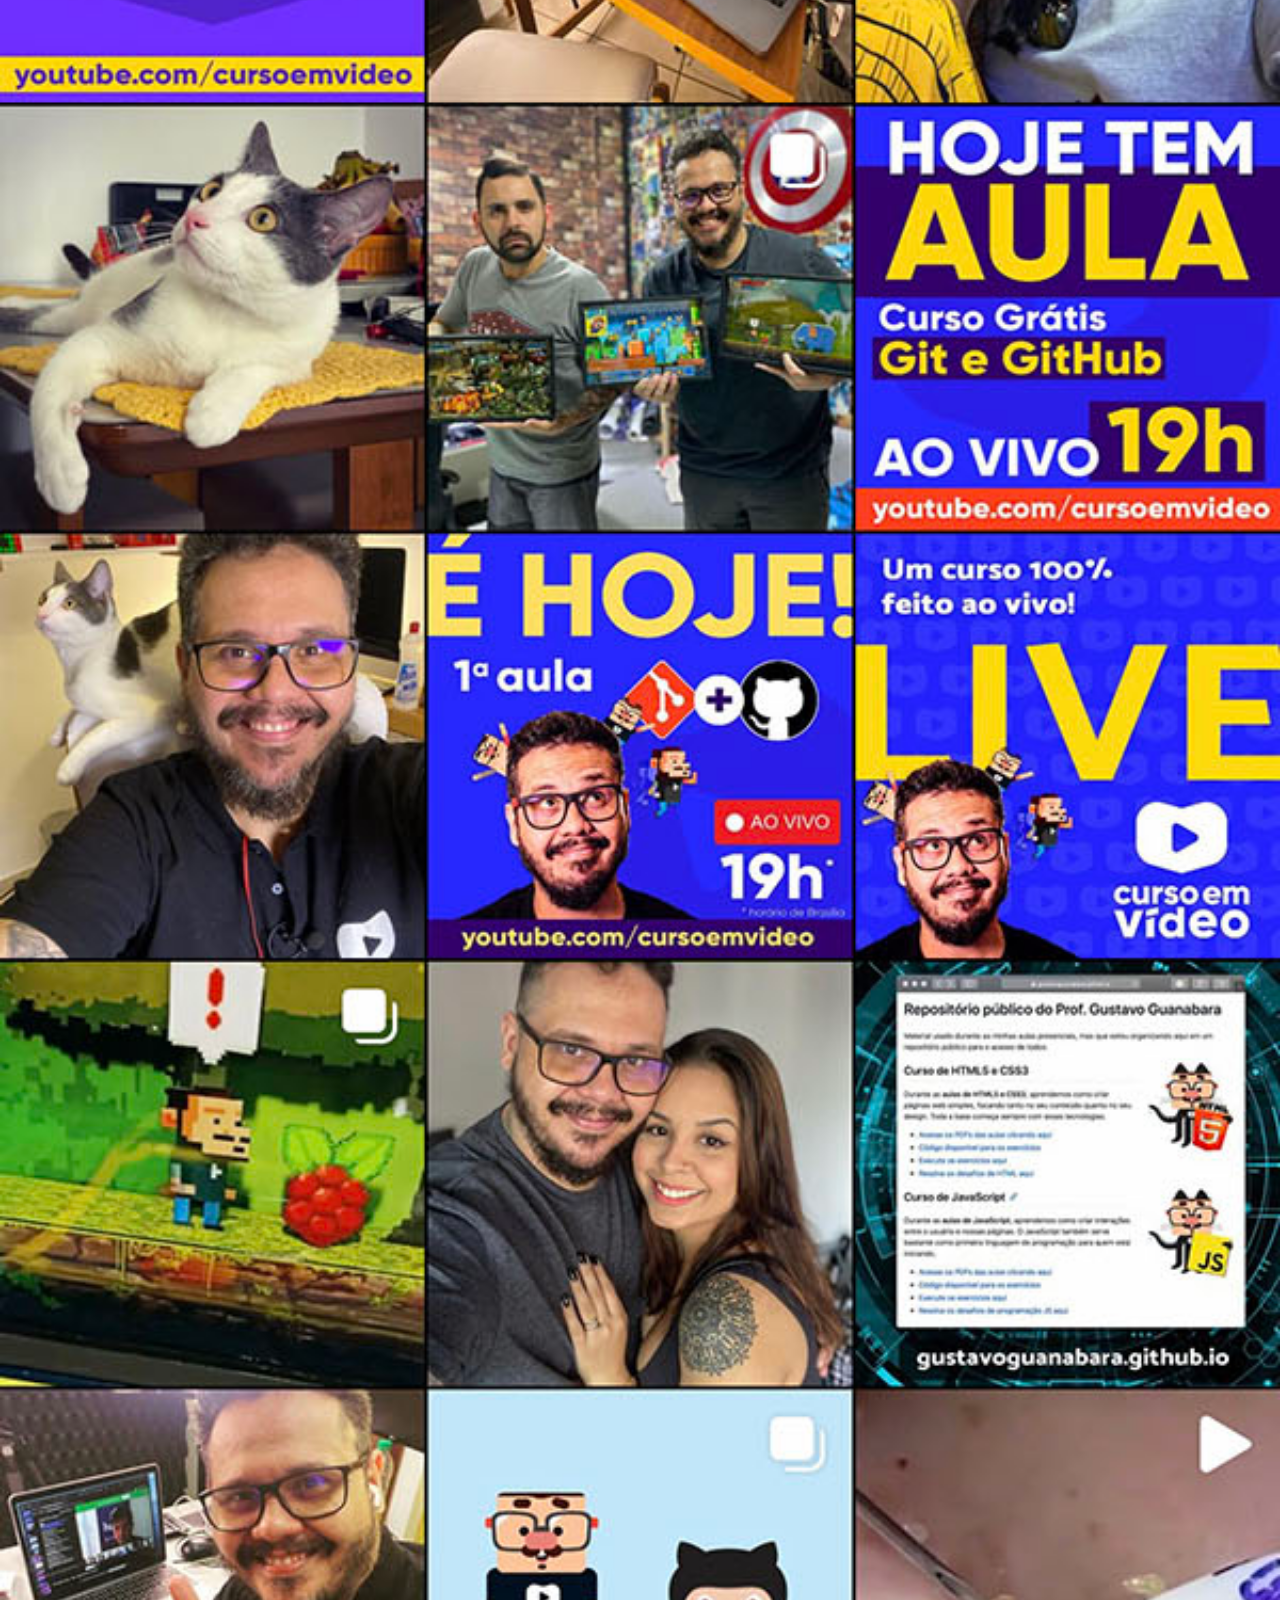
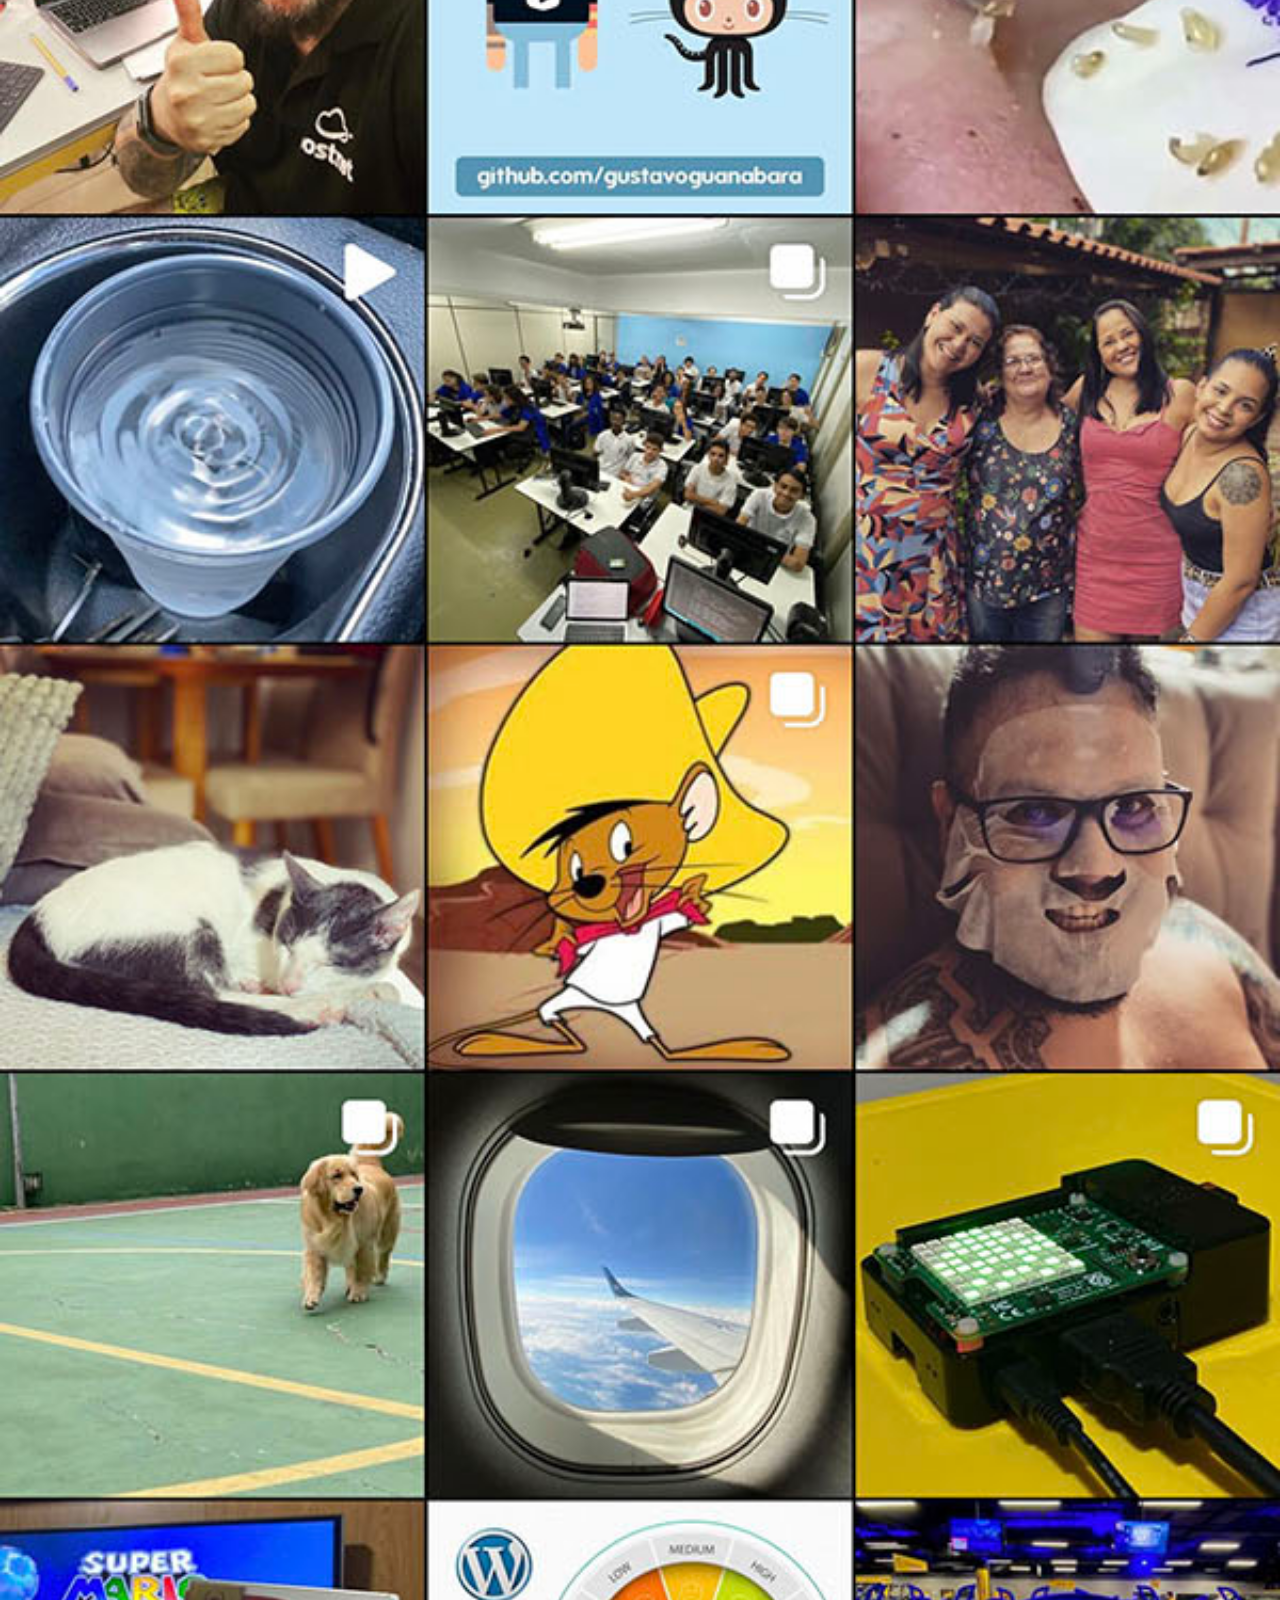
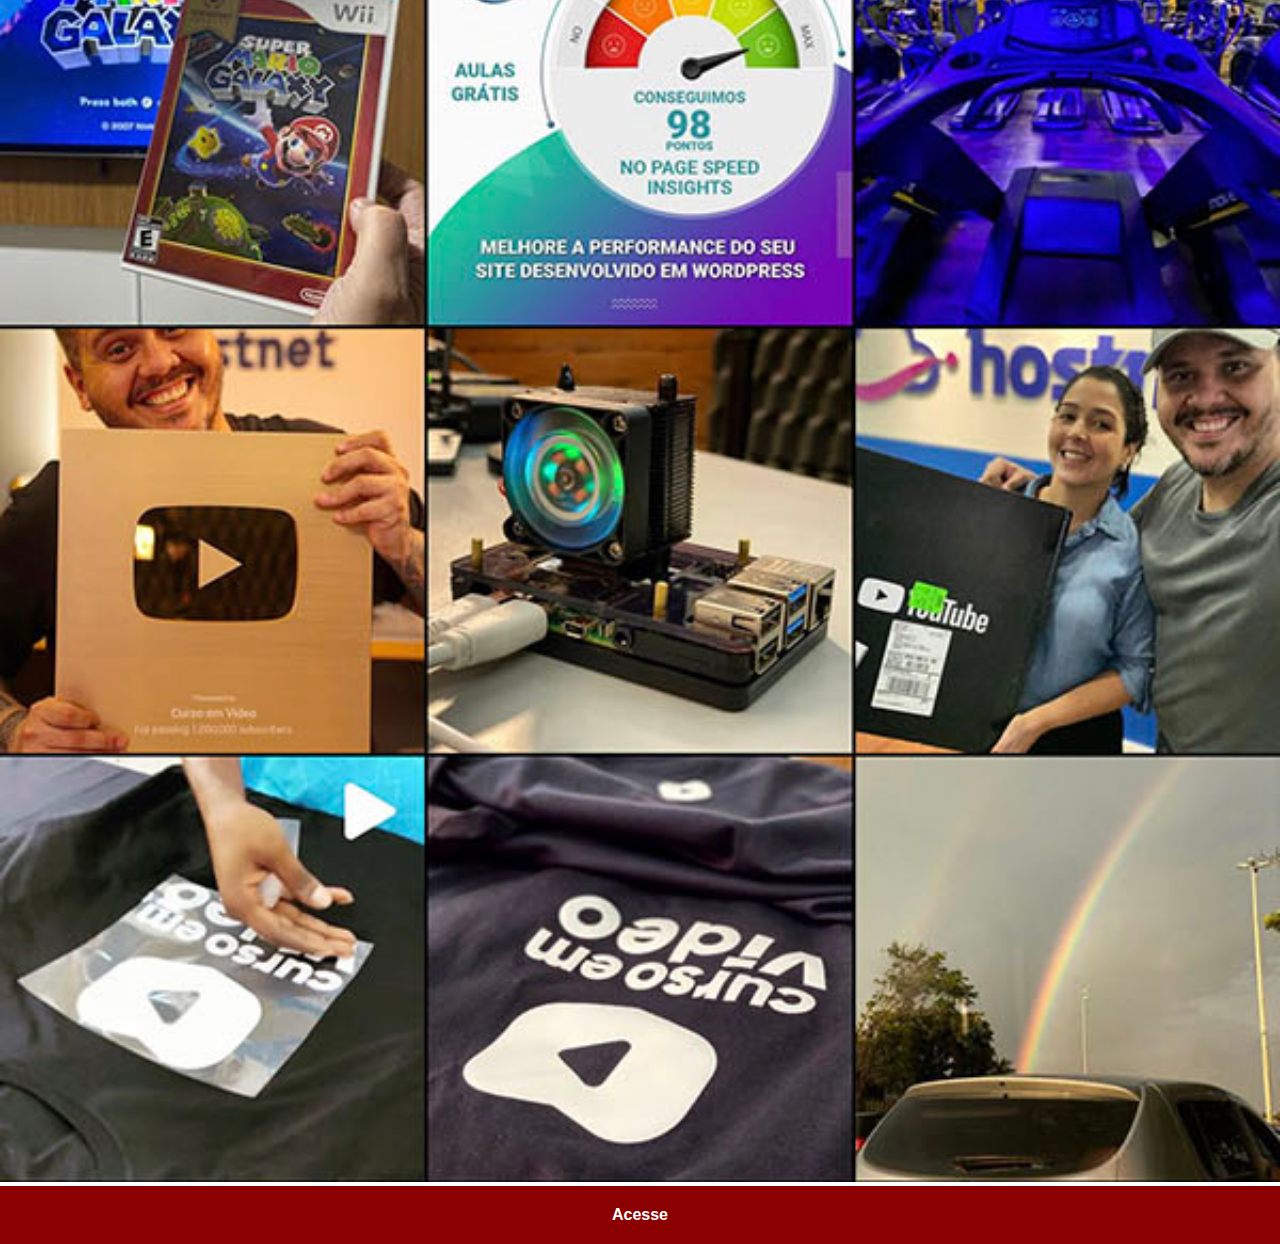
<file: instagram.html>
<!DOCTYPE html>
<html lang="pt-br">
<head>
    <meta charset="UTF-8">
    <meta name="viewport" content="width=device-width, initial-scale=1.0">
    <title>Instagram</title>
    <link rel="stylesheet" href="estilos/social.css">
</head>
<body>
    <img src="imagens/tela-instagram.jpg" alt="Instagram">
    <a href="https://www.instagram.com/gustavoguanabara" target="_blank">Acesse</a>
</body>
</html>
</file>
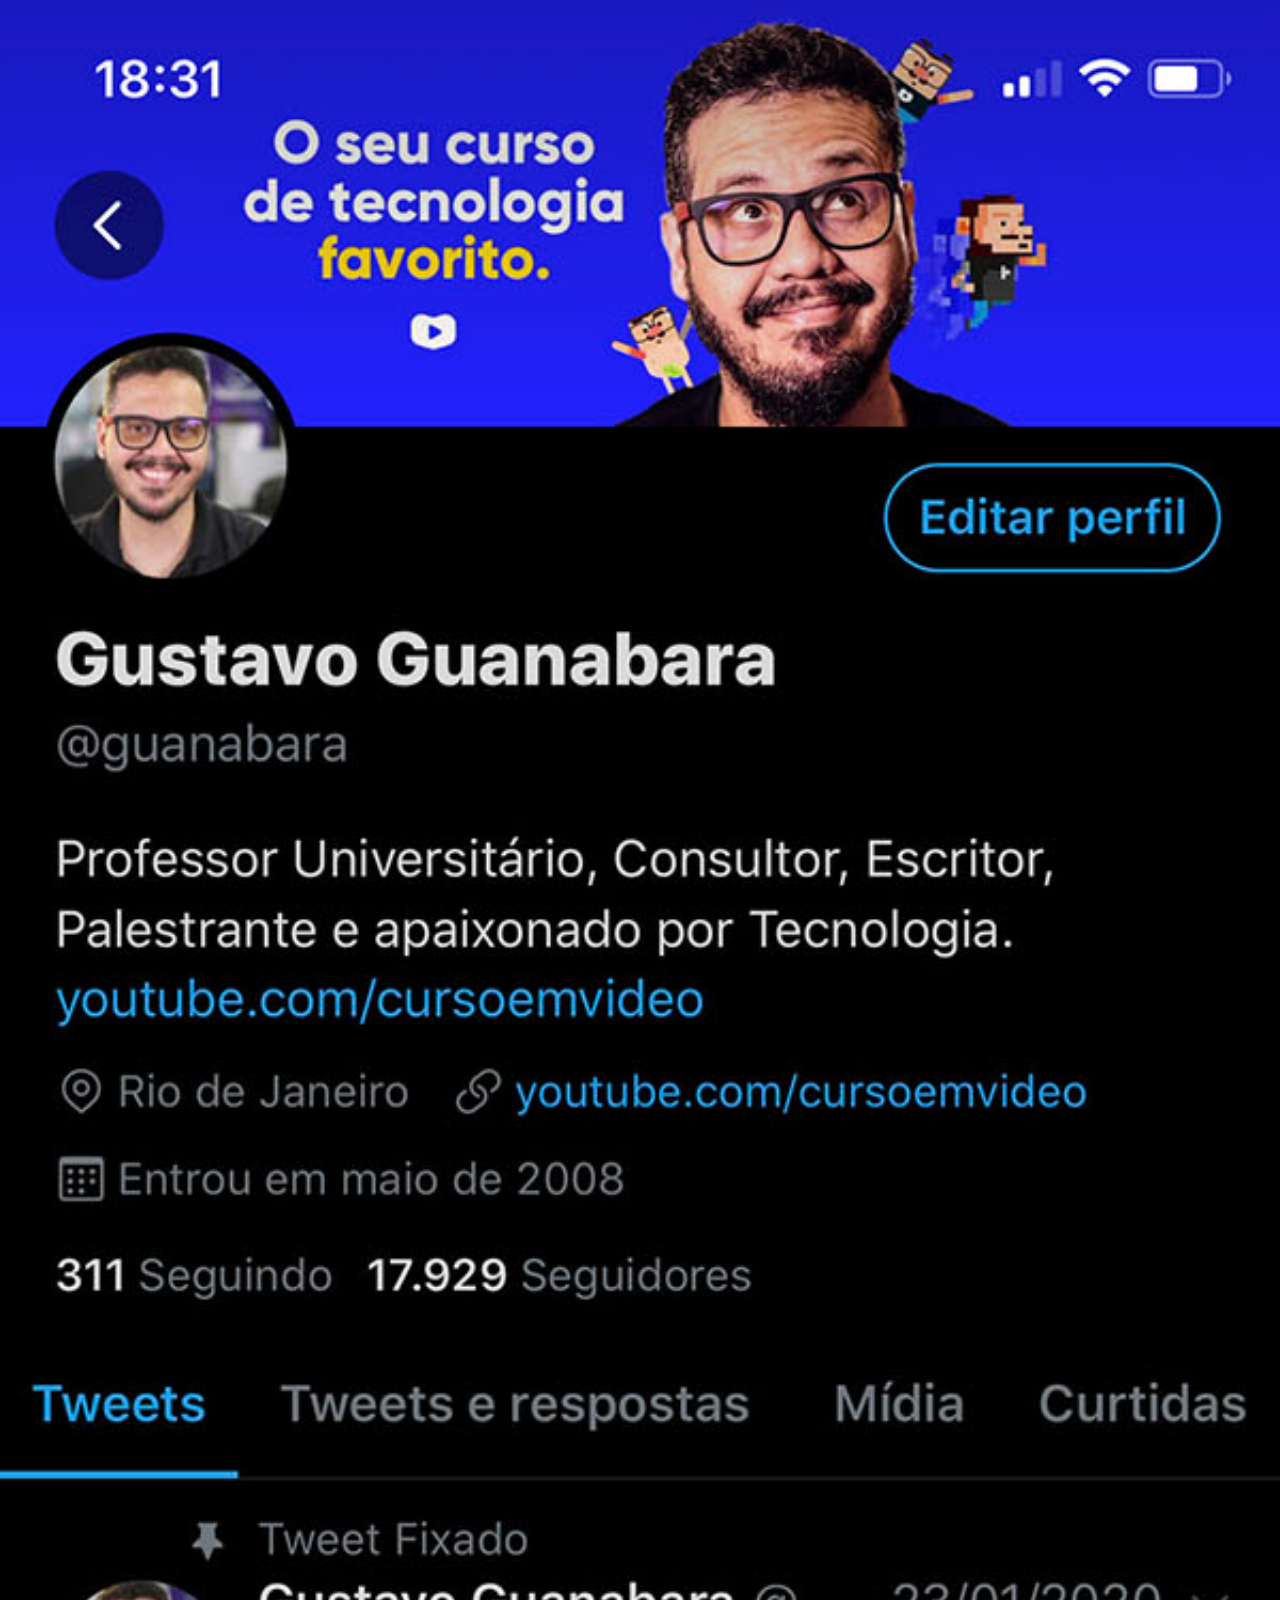
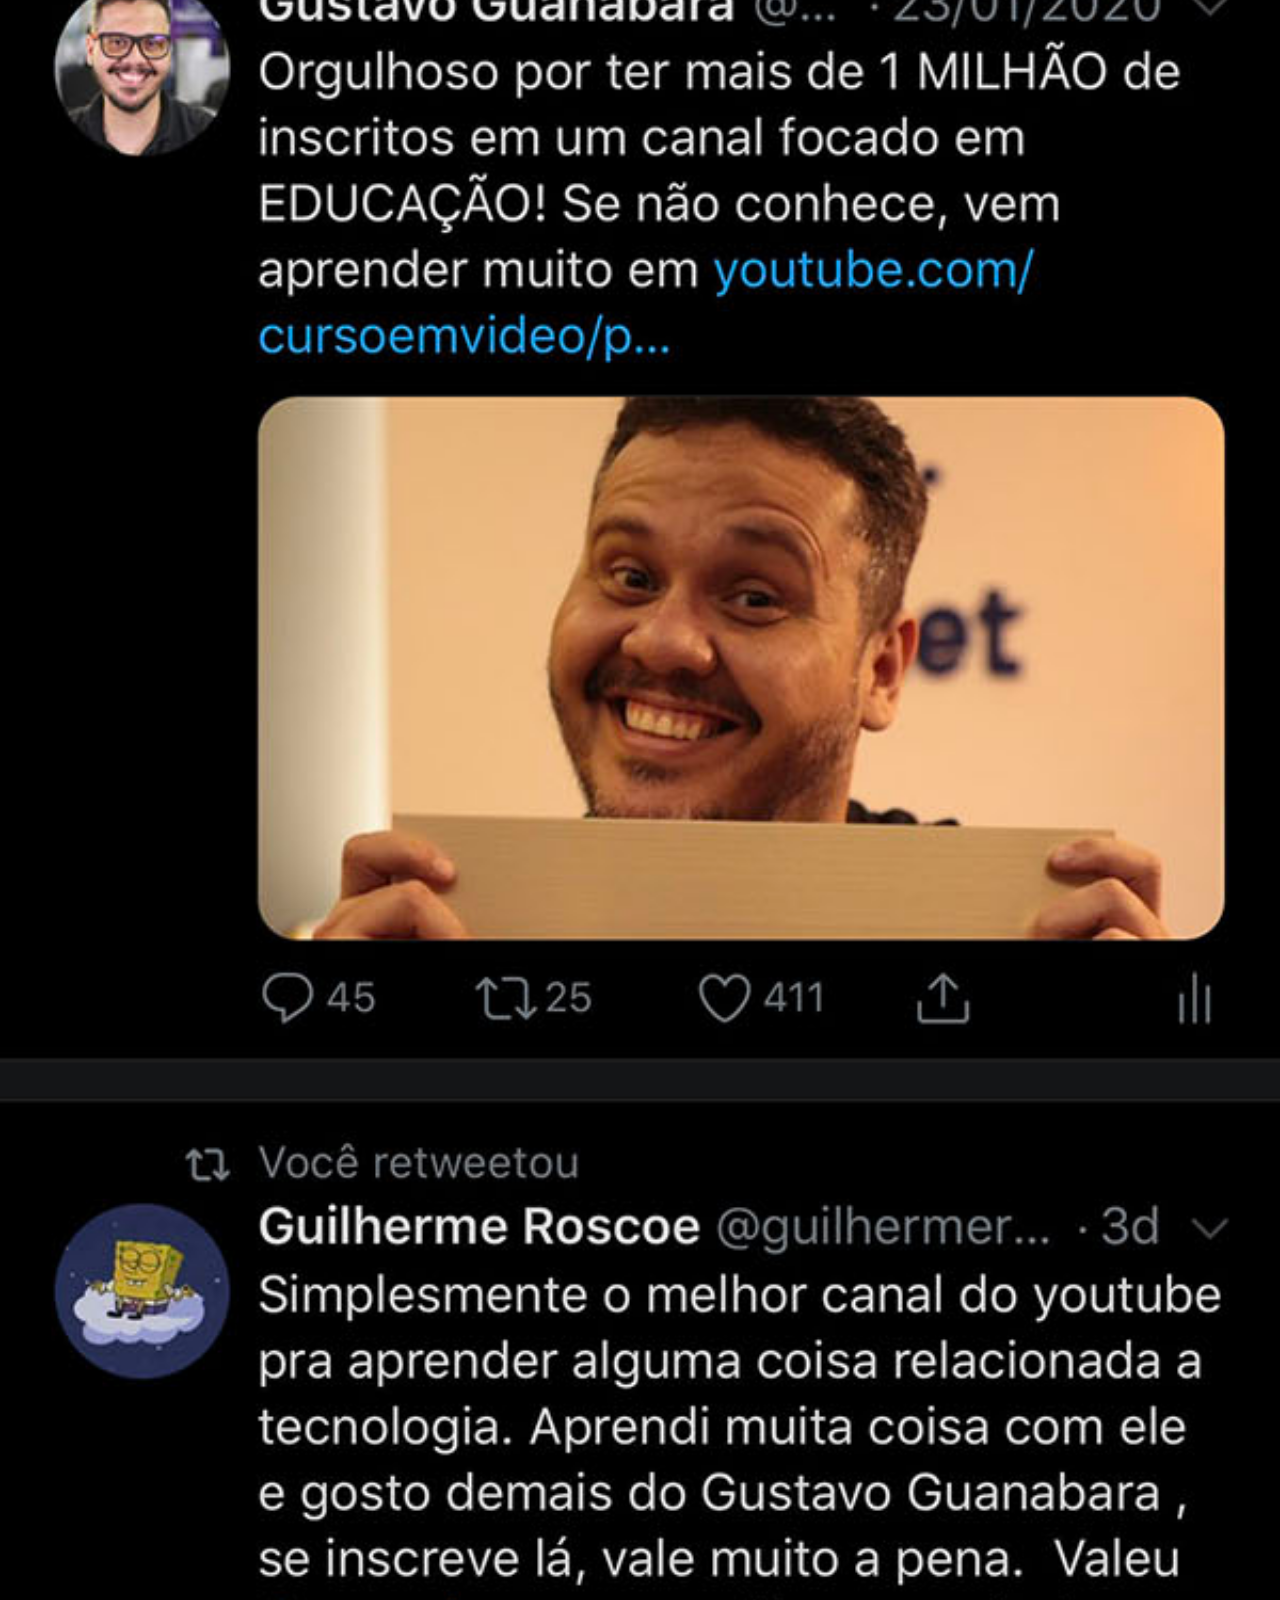
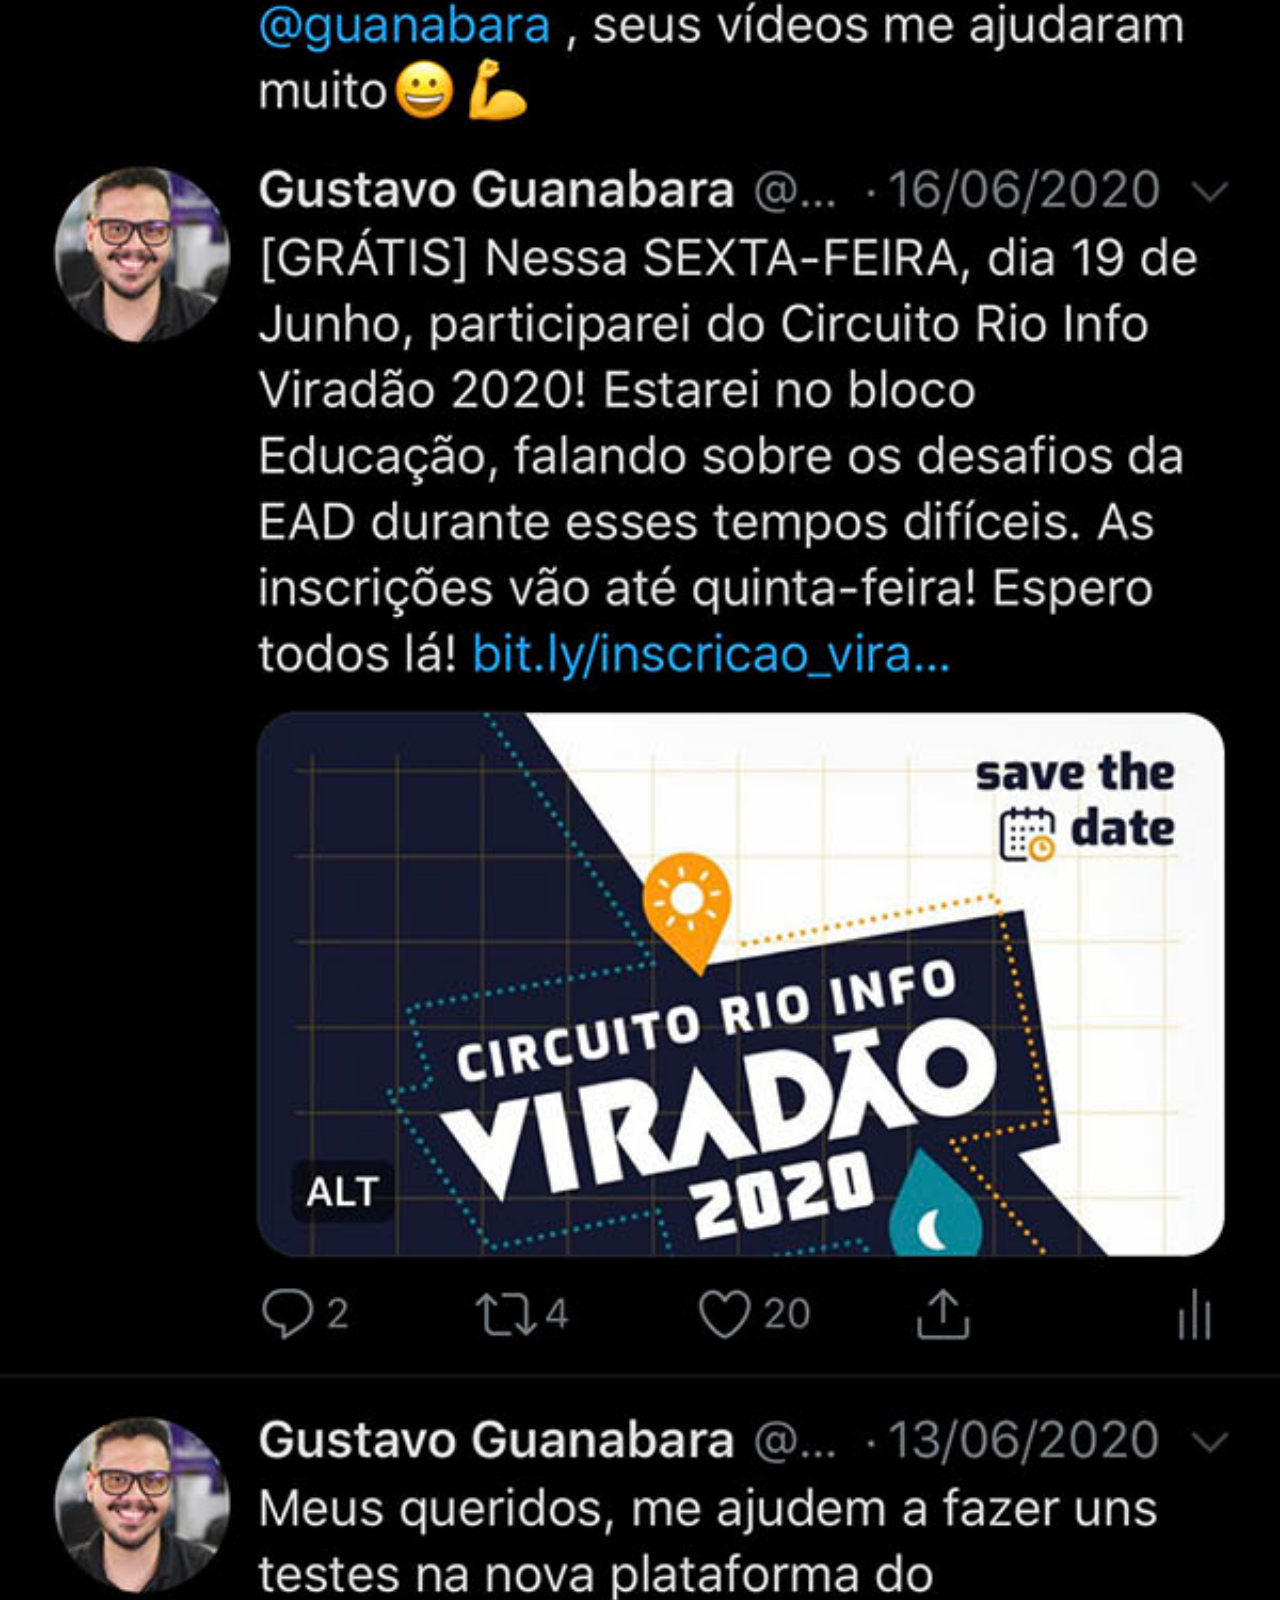
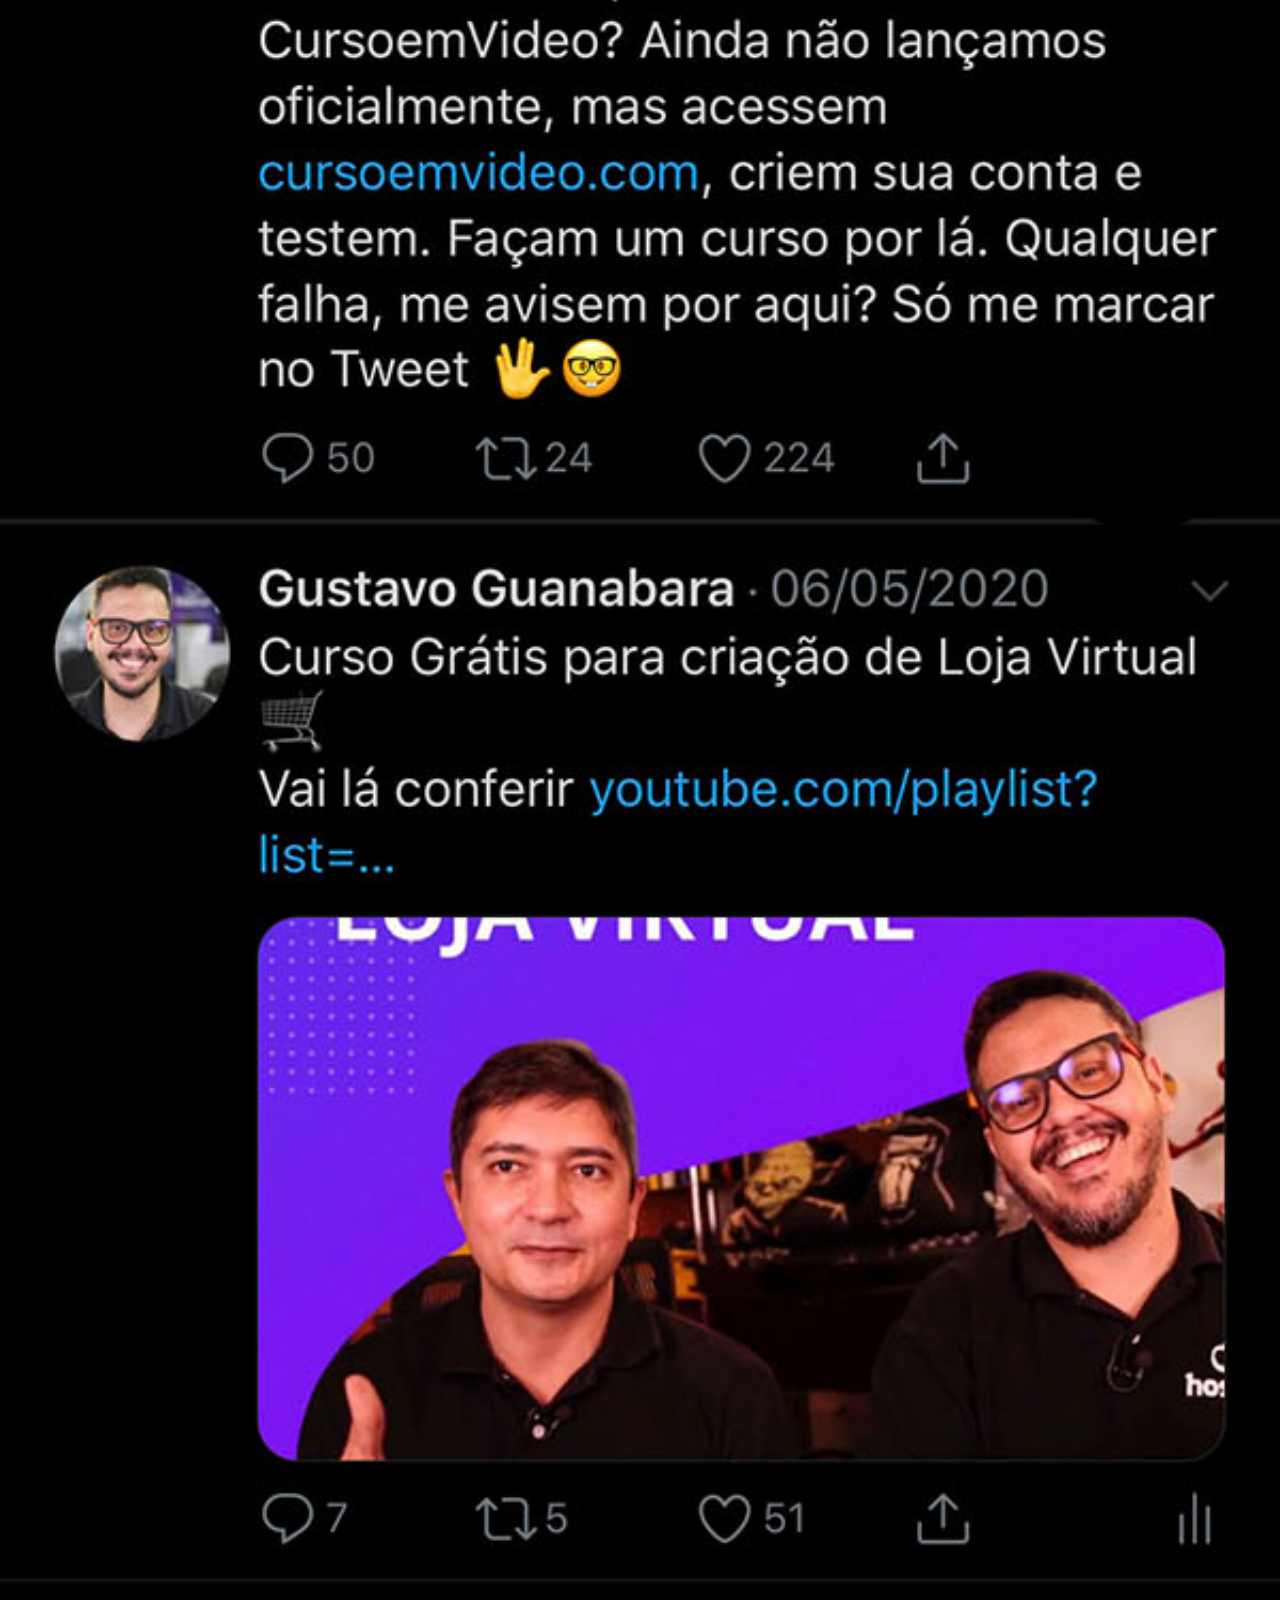
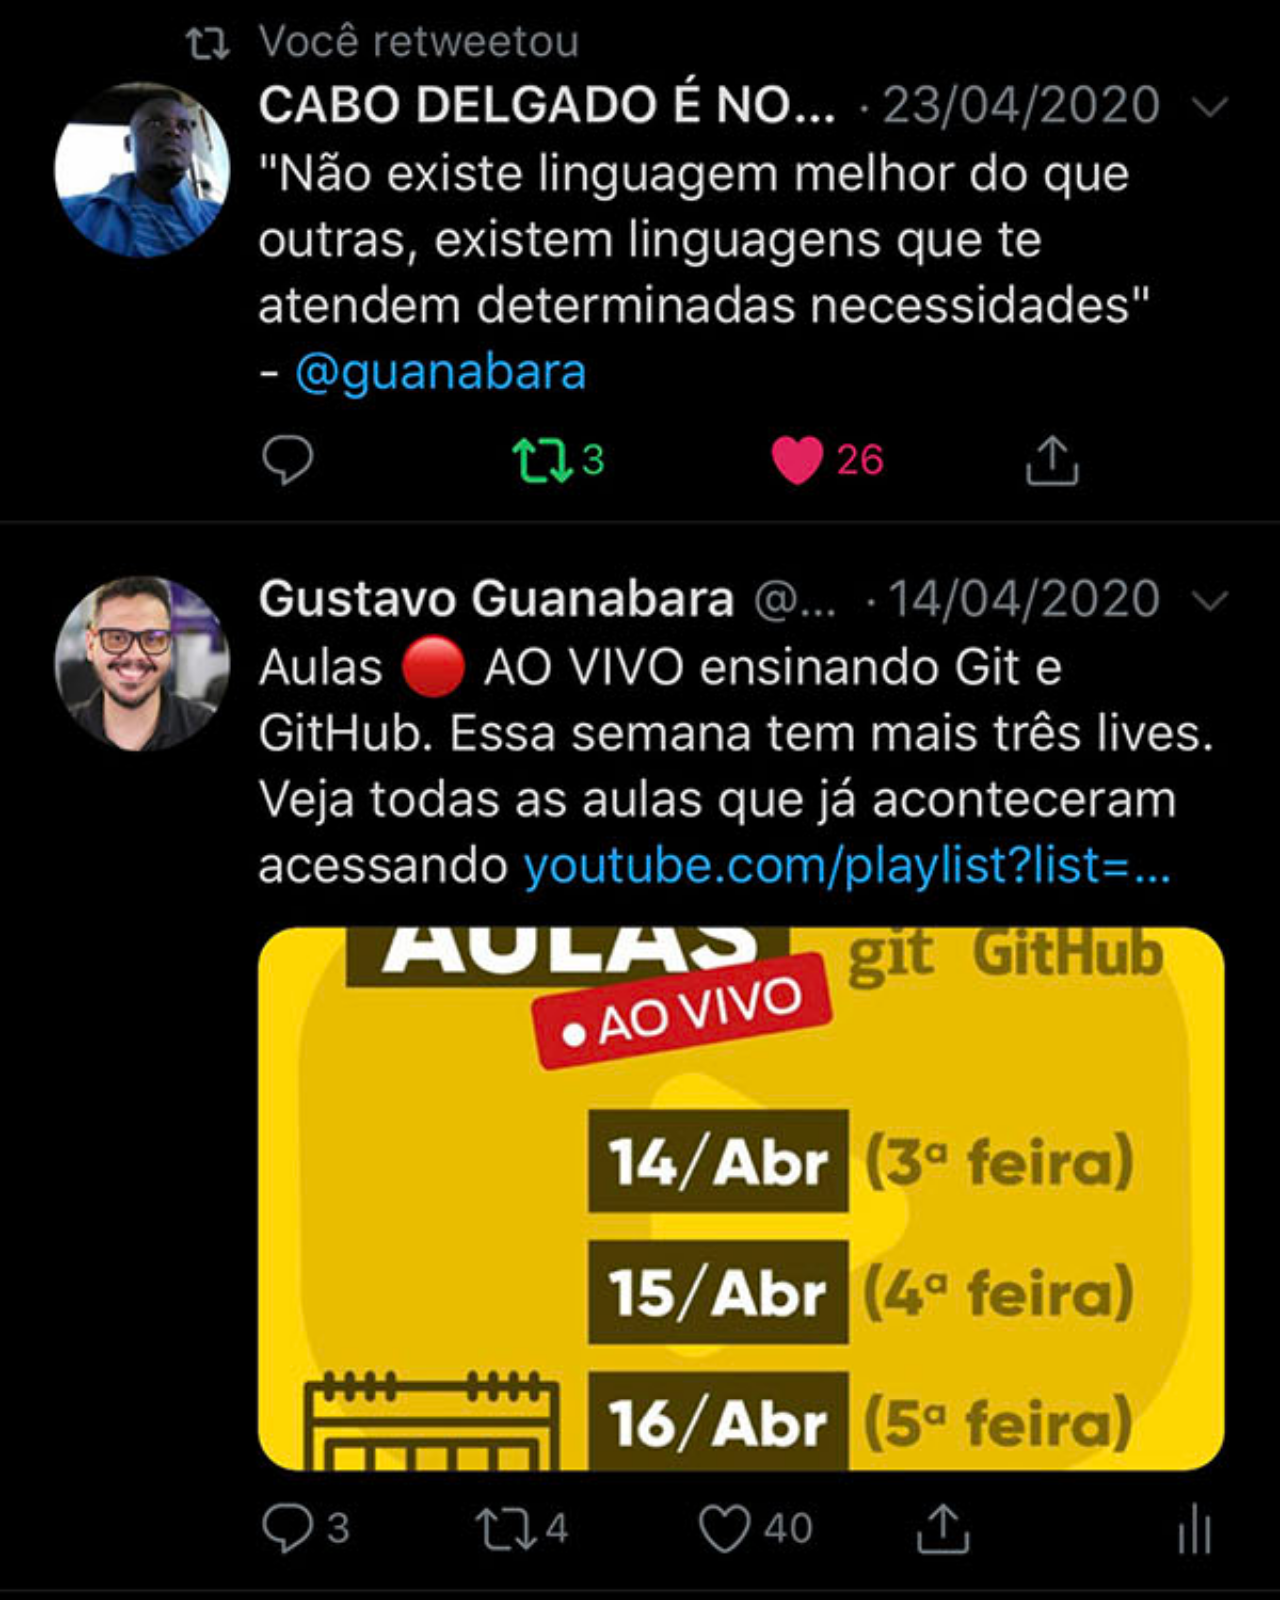
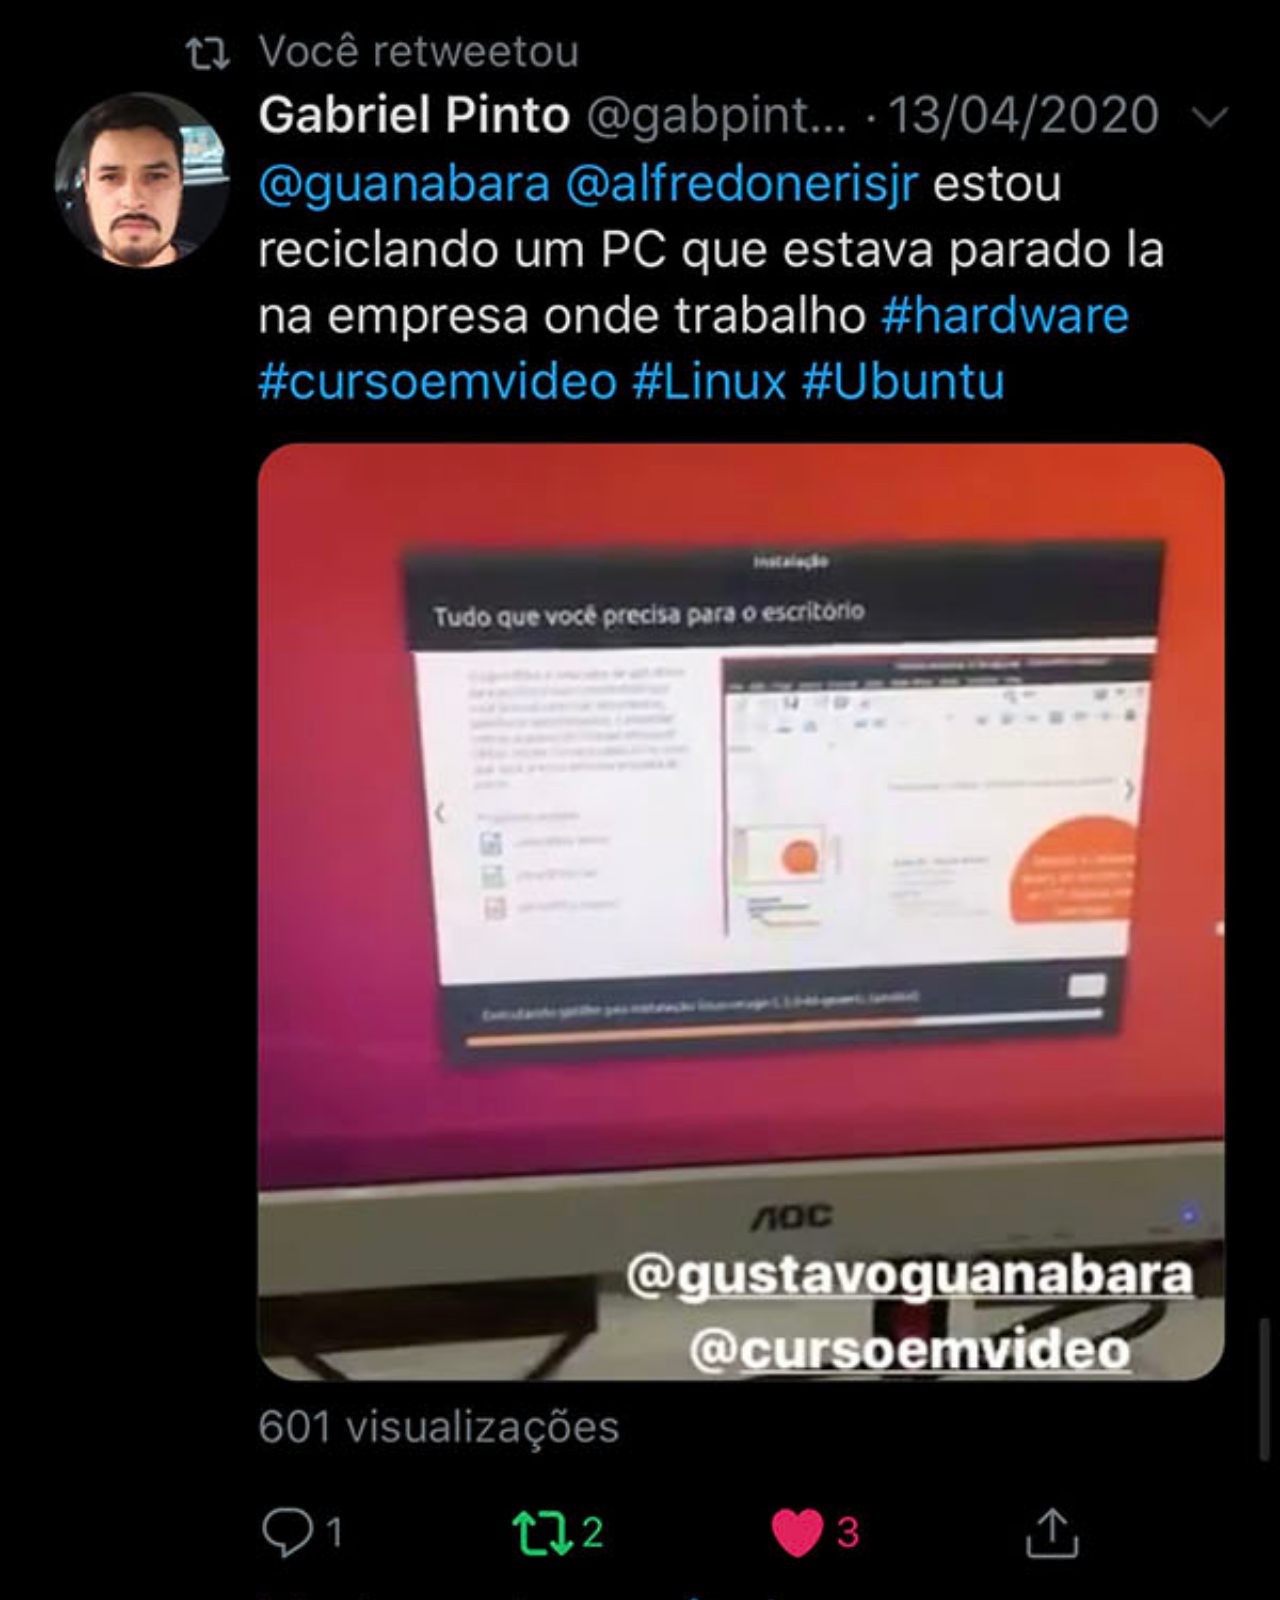
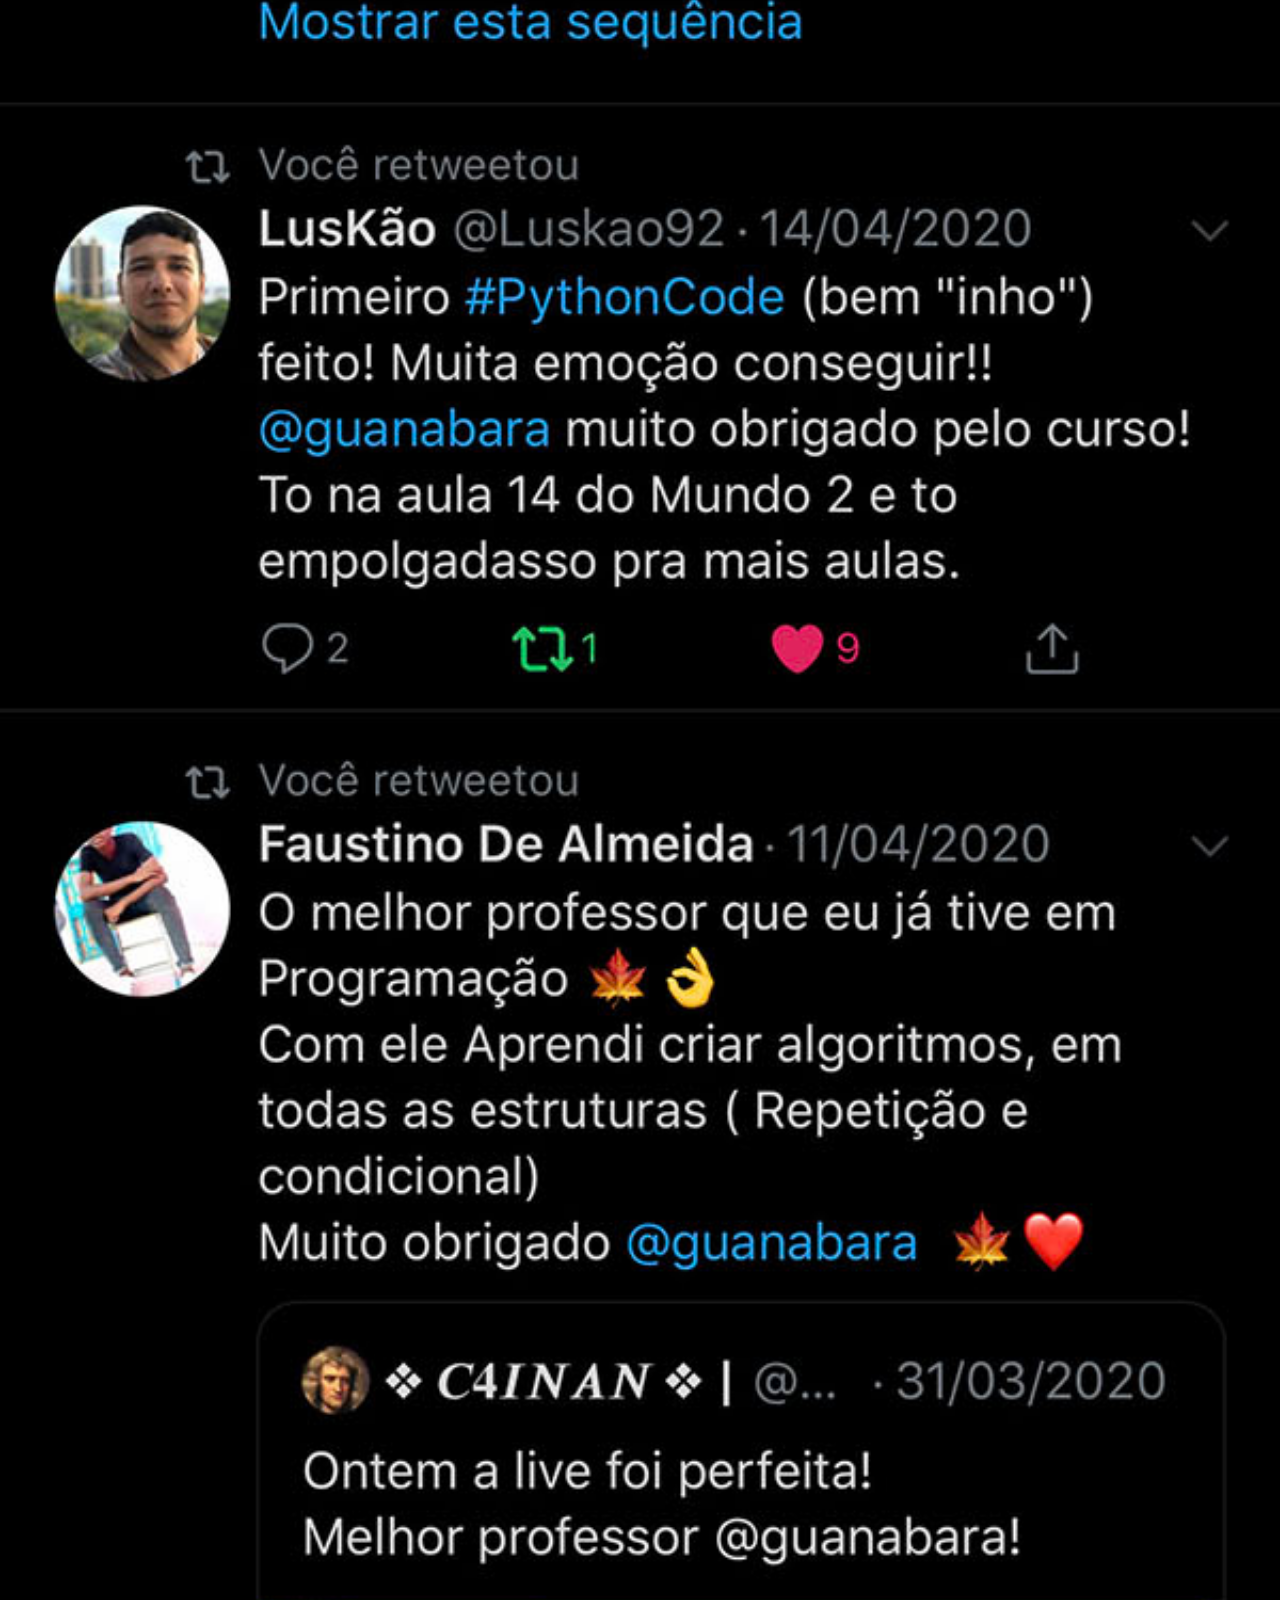
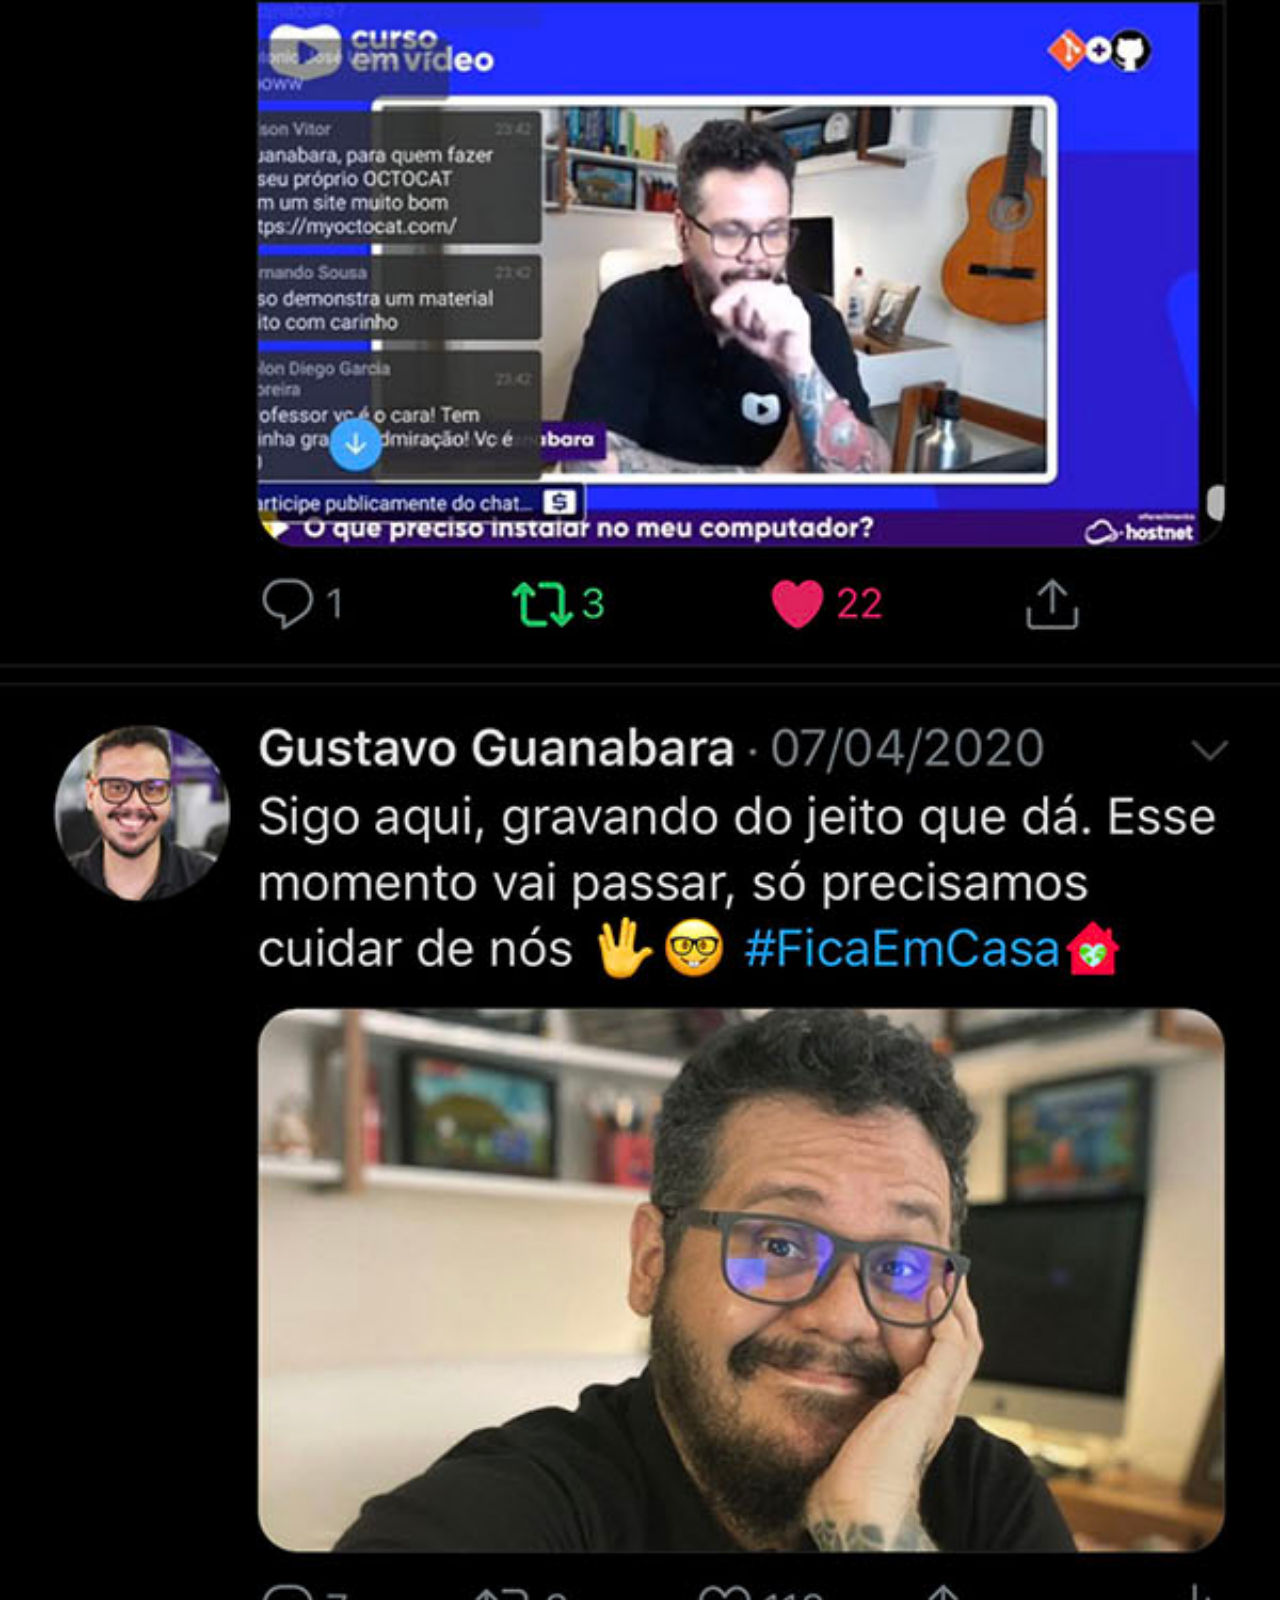
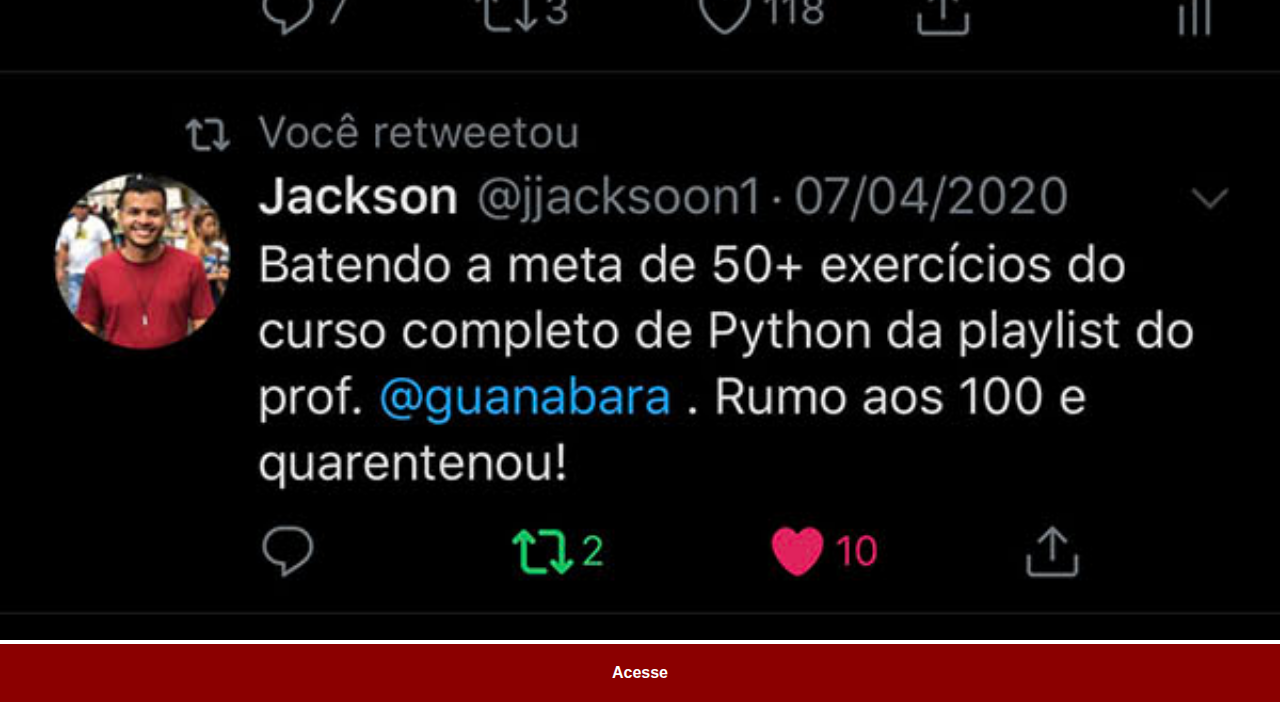
<file: twitter.html>
<!DOCTYPE html>
<html lang="pt-br">
<head>
    <meta charset="UTF-8">
    <meta name="viewport" content="width=device-width, initial-scale=1.0">
    <title>Twitter</title>
    <link rel="stylesheet" href="estilos/social.css">
</head>
<body>
    <img src="imagens/tela-twitter.jpg" alt="Twitter">
    <a href="twitter.html">Acesse</a>
</body>
</html>
</file>
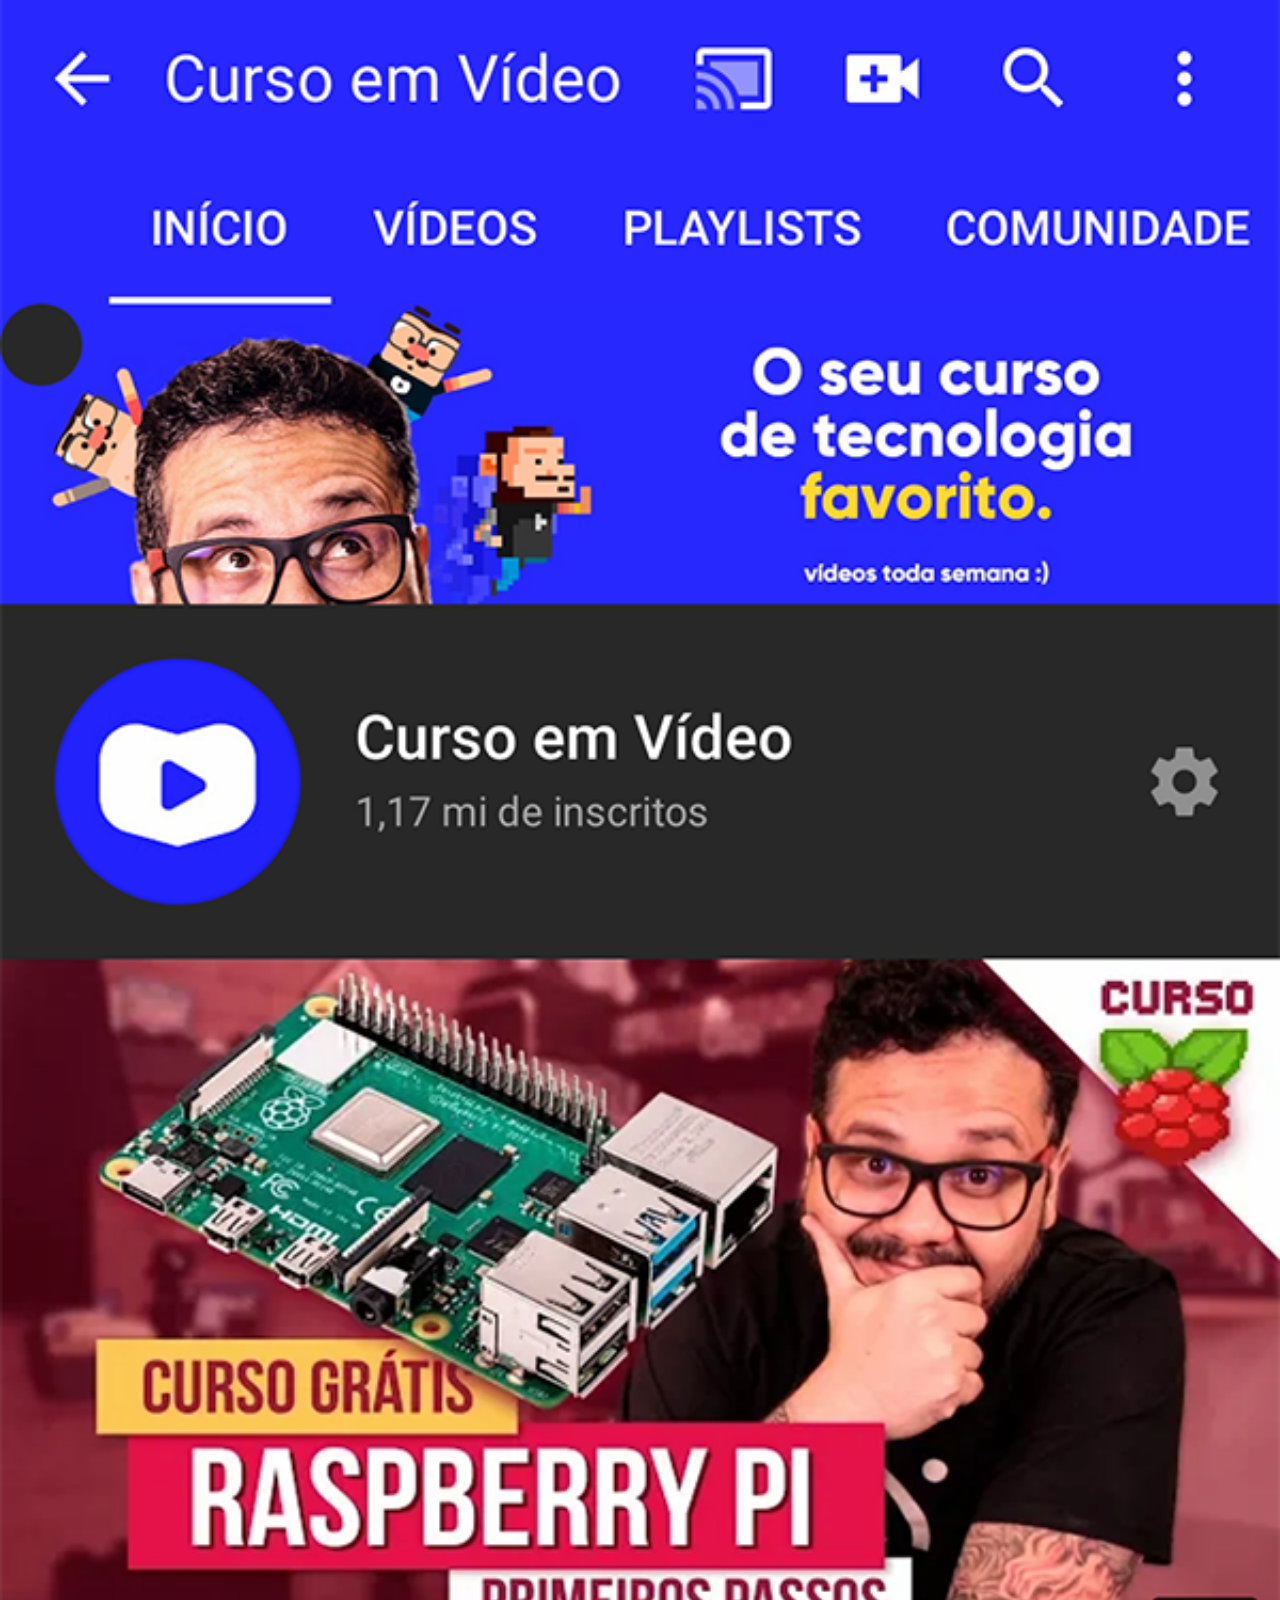
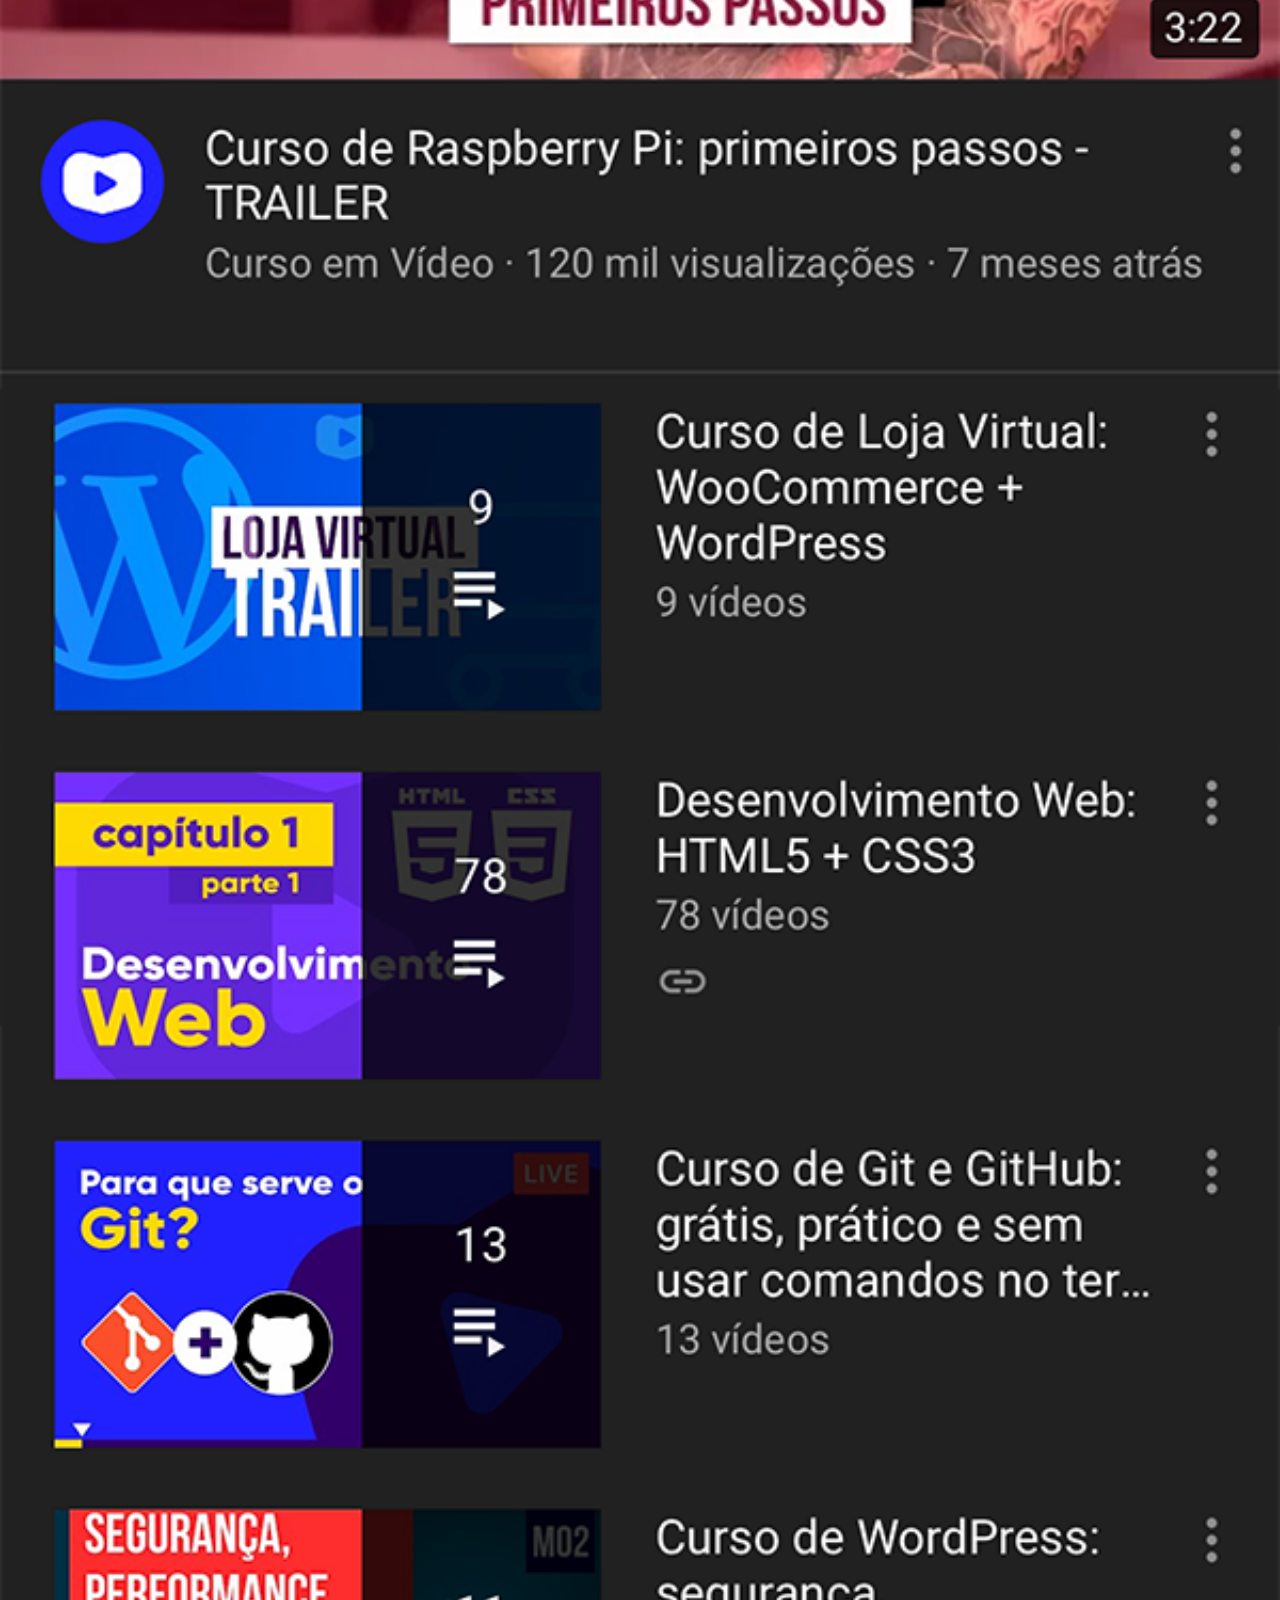
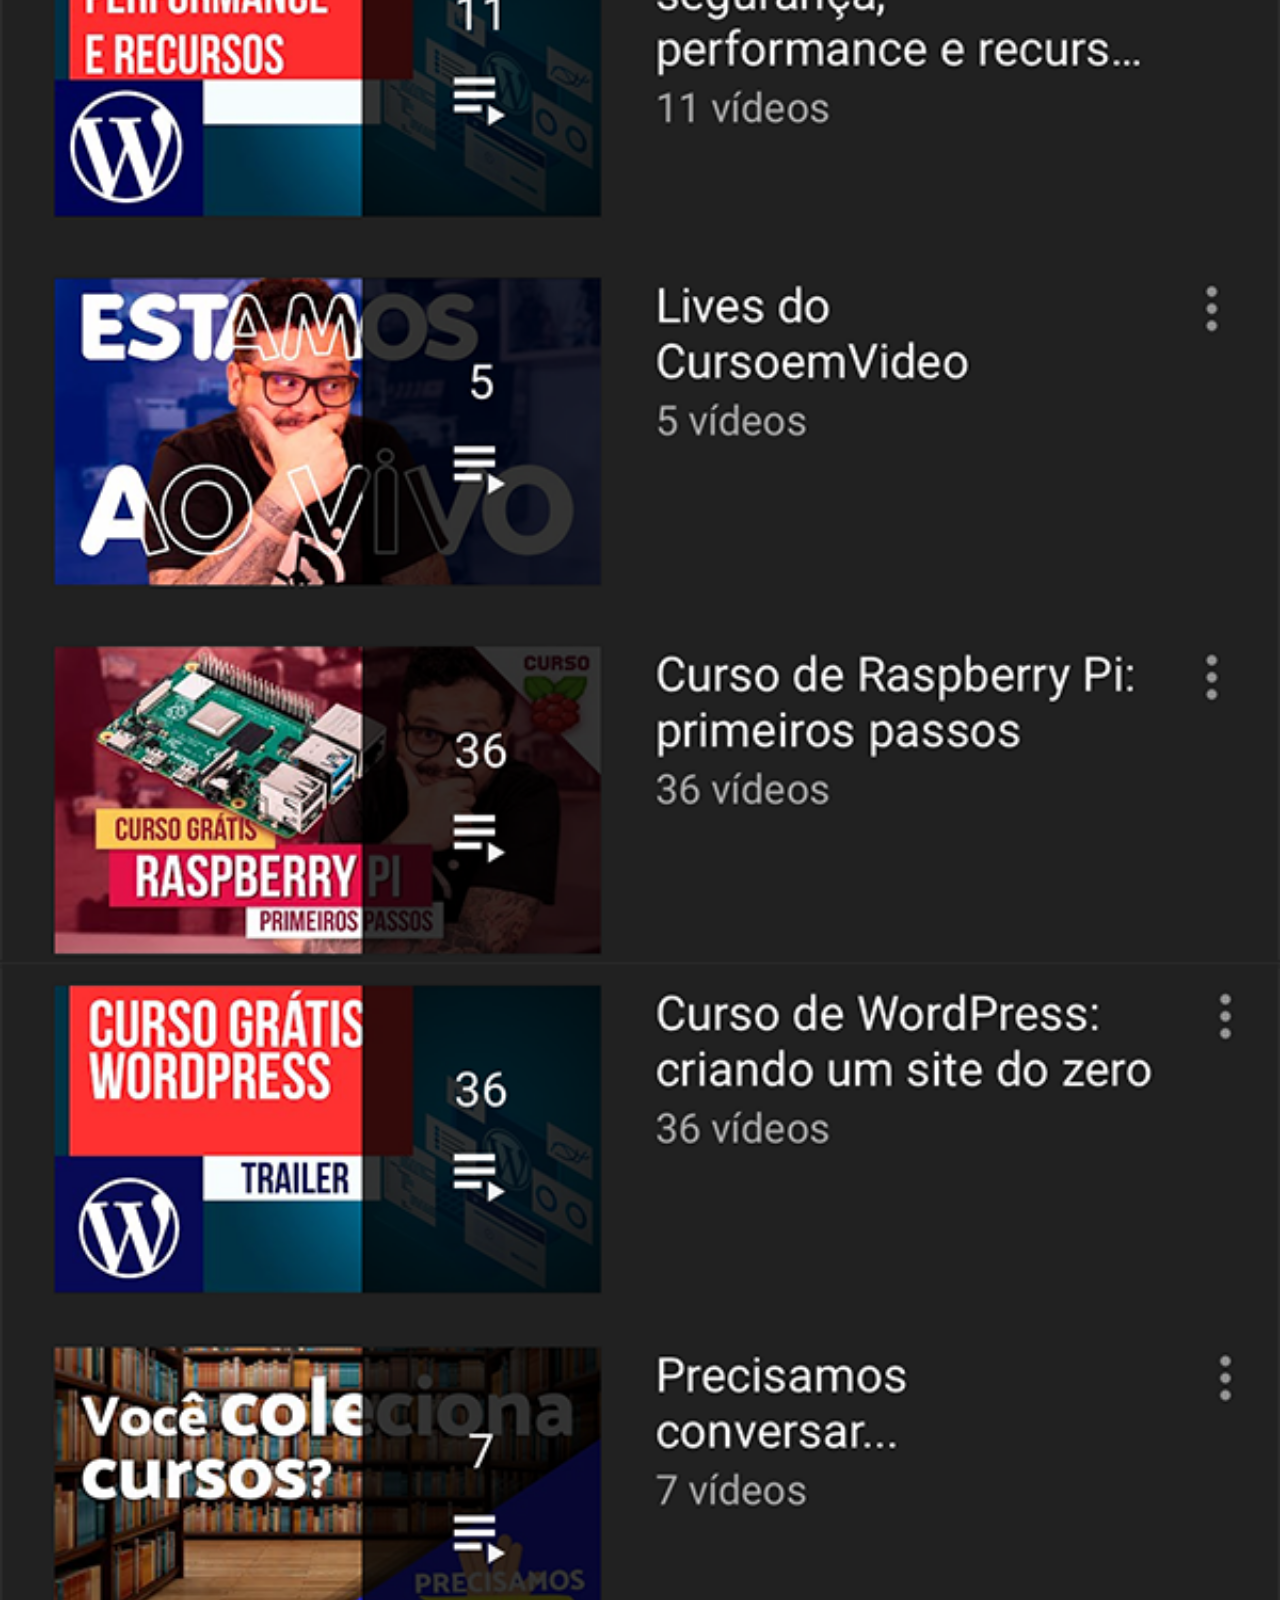
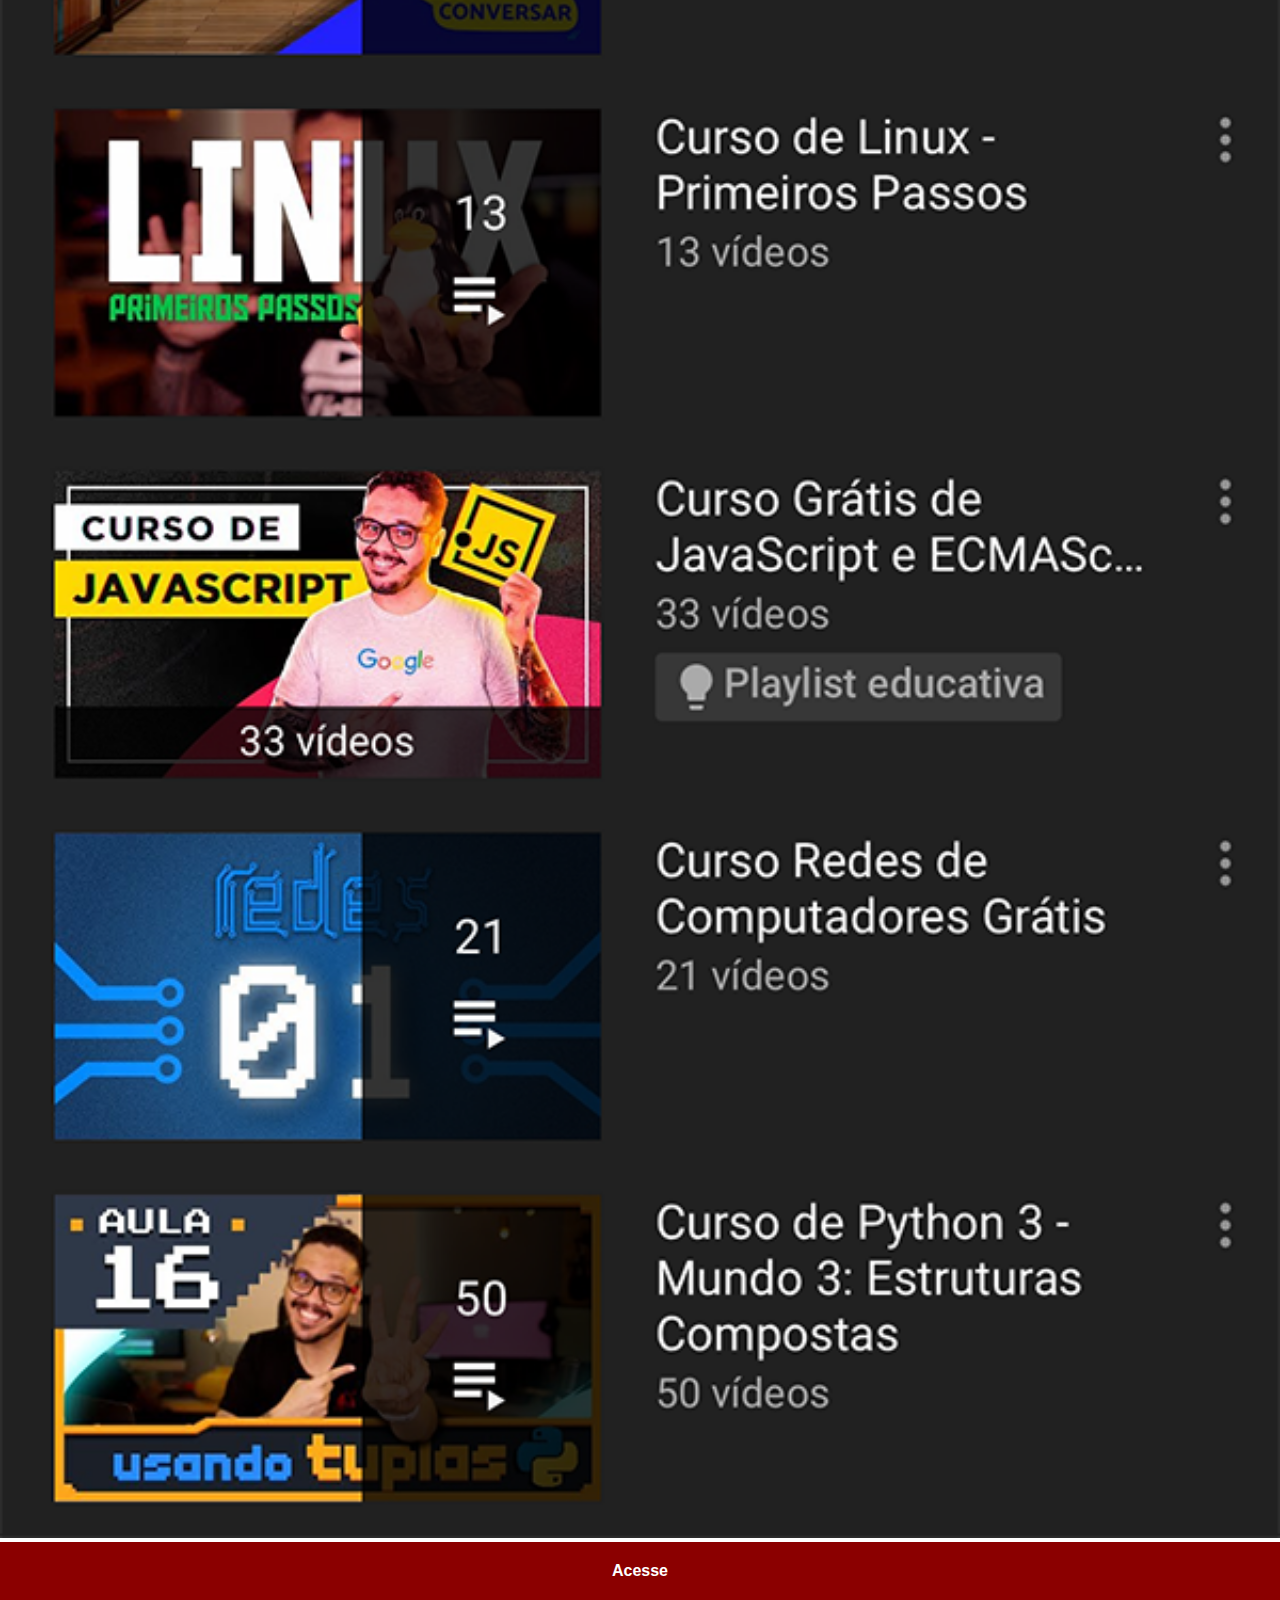
<file: youtube.html>
<!DOCTYPE html>
<html lang="pt-br">

<head>
    <meta charset="UTF-8">
    <meta name="viewport" content="width=device-width, initial-scale=1.0">
    <title>YouTube</title>
    <link rel="stylesheet" href="estilos/social.css">
</head>

<body>
    <img src="imagens/tela-youtube.png" alt="YouTube">
    <a href="https://www.youtube.com/@CursoemVideo/playlists" target="_blank">Acesse</a>
</body>

</html>
</file>
<file: estilos/style.css>
@charset "UTF-8";

* {
    margin: 0px;
    padding: 0px;
    font-family: Arial, Helvetica, sans-serif;
}

html,
body {
    height: 100vh;
    width: 100vw;
    background-color: black;
}

body {
    background: url('../imagens/fundo-madeira.jpg') no-repeat top center;
    background-size: cover;
    background-attachment: fixed;
}

main {
    position: relative;
    height: 100vh;
}

section#telefone {
    position: absolute;
    top: 50%;
    left: 50%;
    transform: translate(-50%, -50%);
    height: 627px;
    width: 311px;
    background: url('../imagens/frame-iphone.png') no-repeat;
}

iframe#tela {
    position: relative;
    top: 80px;
    left: 22px;
    width: 267px;
    height: 471px;
}

section#redes-sociais{
    text-align: right;
}

section#redes-sociais img {
    width: 50px;
    margin: 10px;
    border-radius: 50%;
    box-shadow: 2px 2px 5px black;
    box-sizing: border-box;
}

section#redes-sociais img:hover{
    border: 2px solid rgba(255, 255, 255, 0.6);
    transform: translate(-3px, -3px);
    box-shadow: 5px 5px 10px rgba(0, 0, 0, 0.600);
    transition: transform 0.5s, border 1s;
}
</file>
<file: estilos/social.css>
@charset "UTF-8";

* {
    margin: 0px;
    padding: 0px;
    font-family: Arial, Helvetica, sans-serif;
}

::-webkit-scrollbar{
    width: 0px;
    height: 0px;
}

img {
    width: 100vw;
}

a {
    display: block;
    background-color: darkred;
    color: white;
    padding: 20px;
    text-align: center;
    font-weight: bolder;
    text-decoration: none;
}

a:hover{
    background-color: red;
}
</file>
